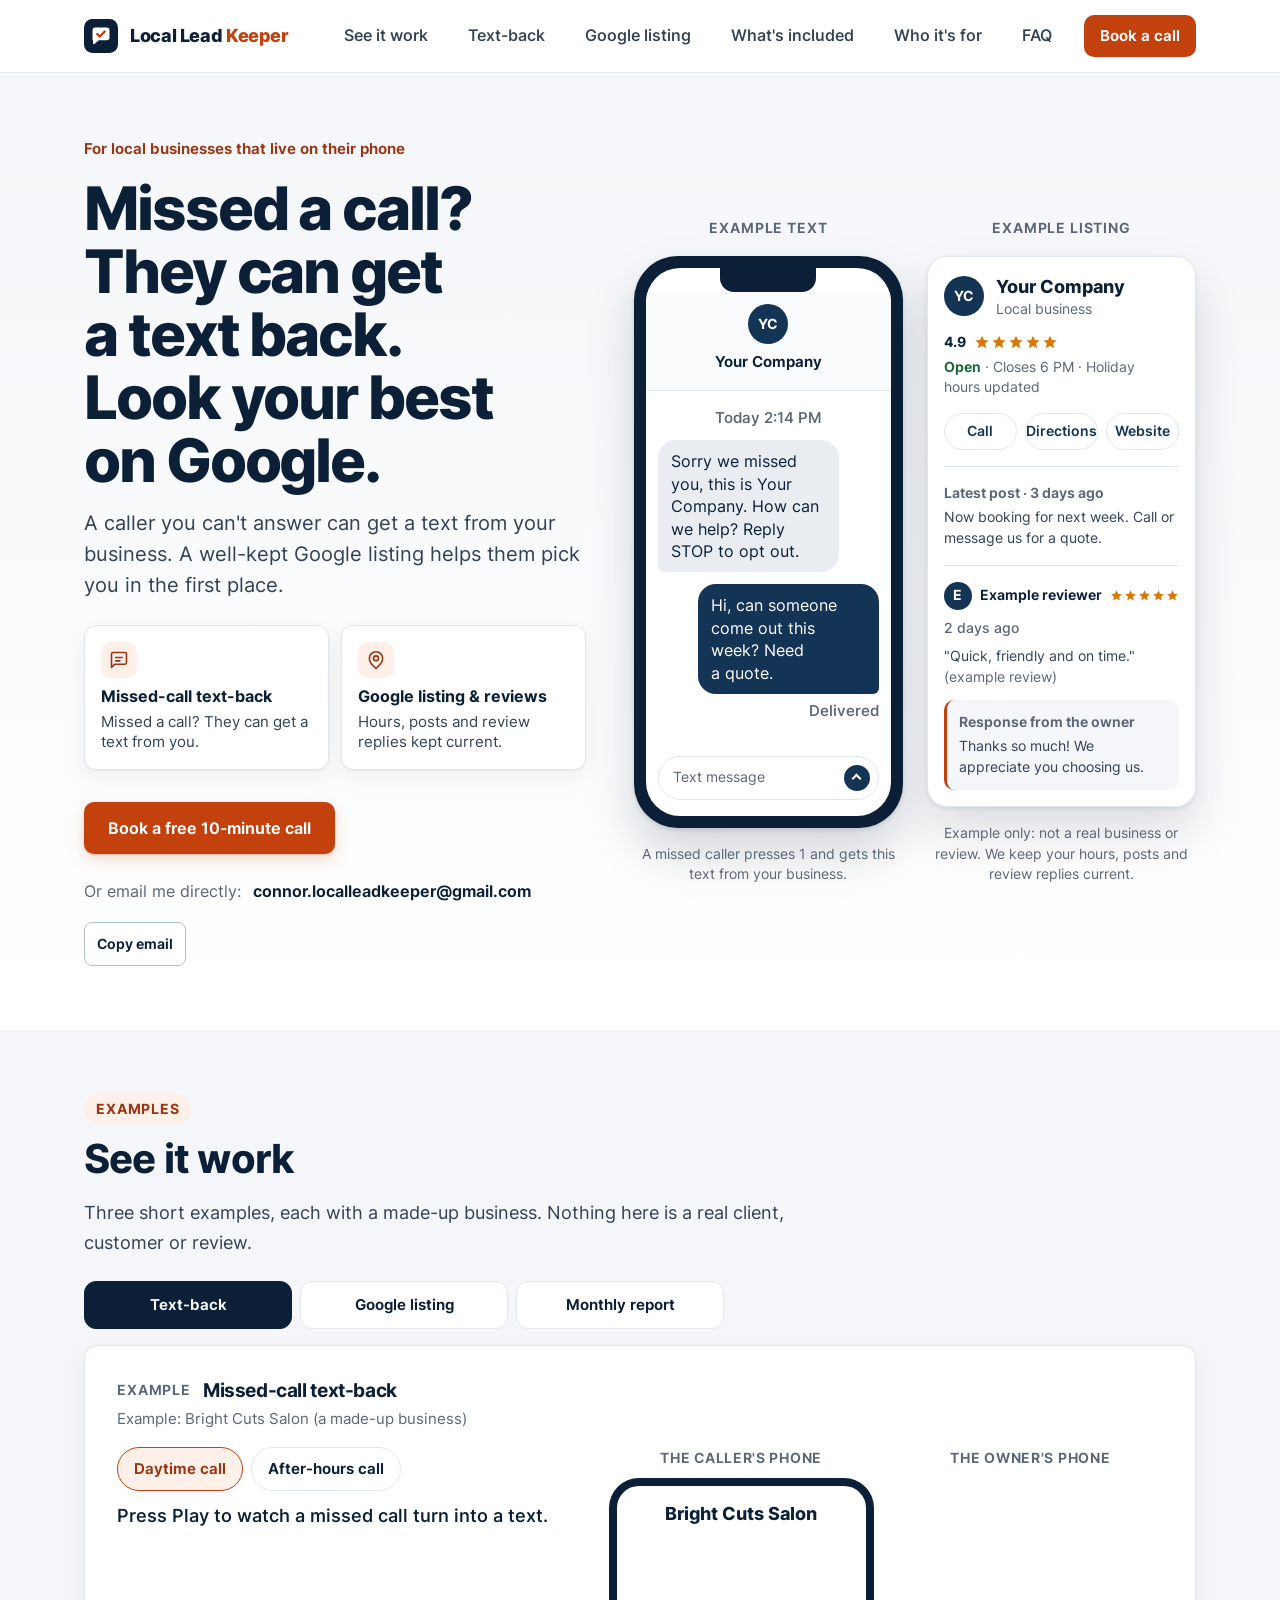
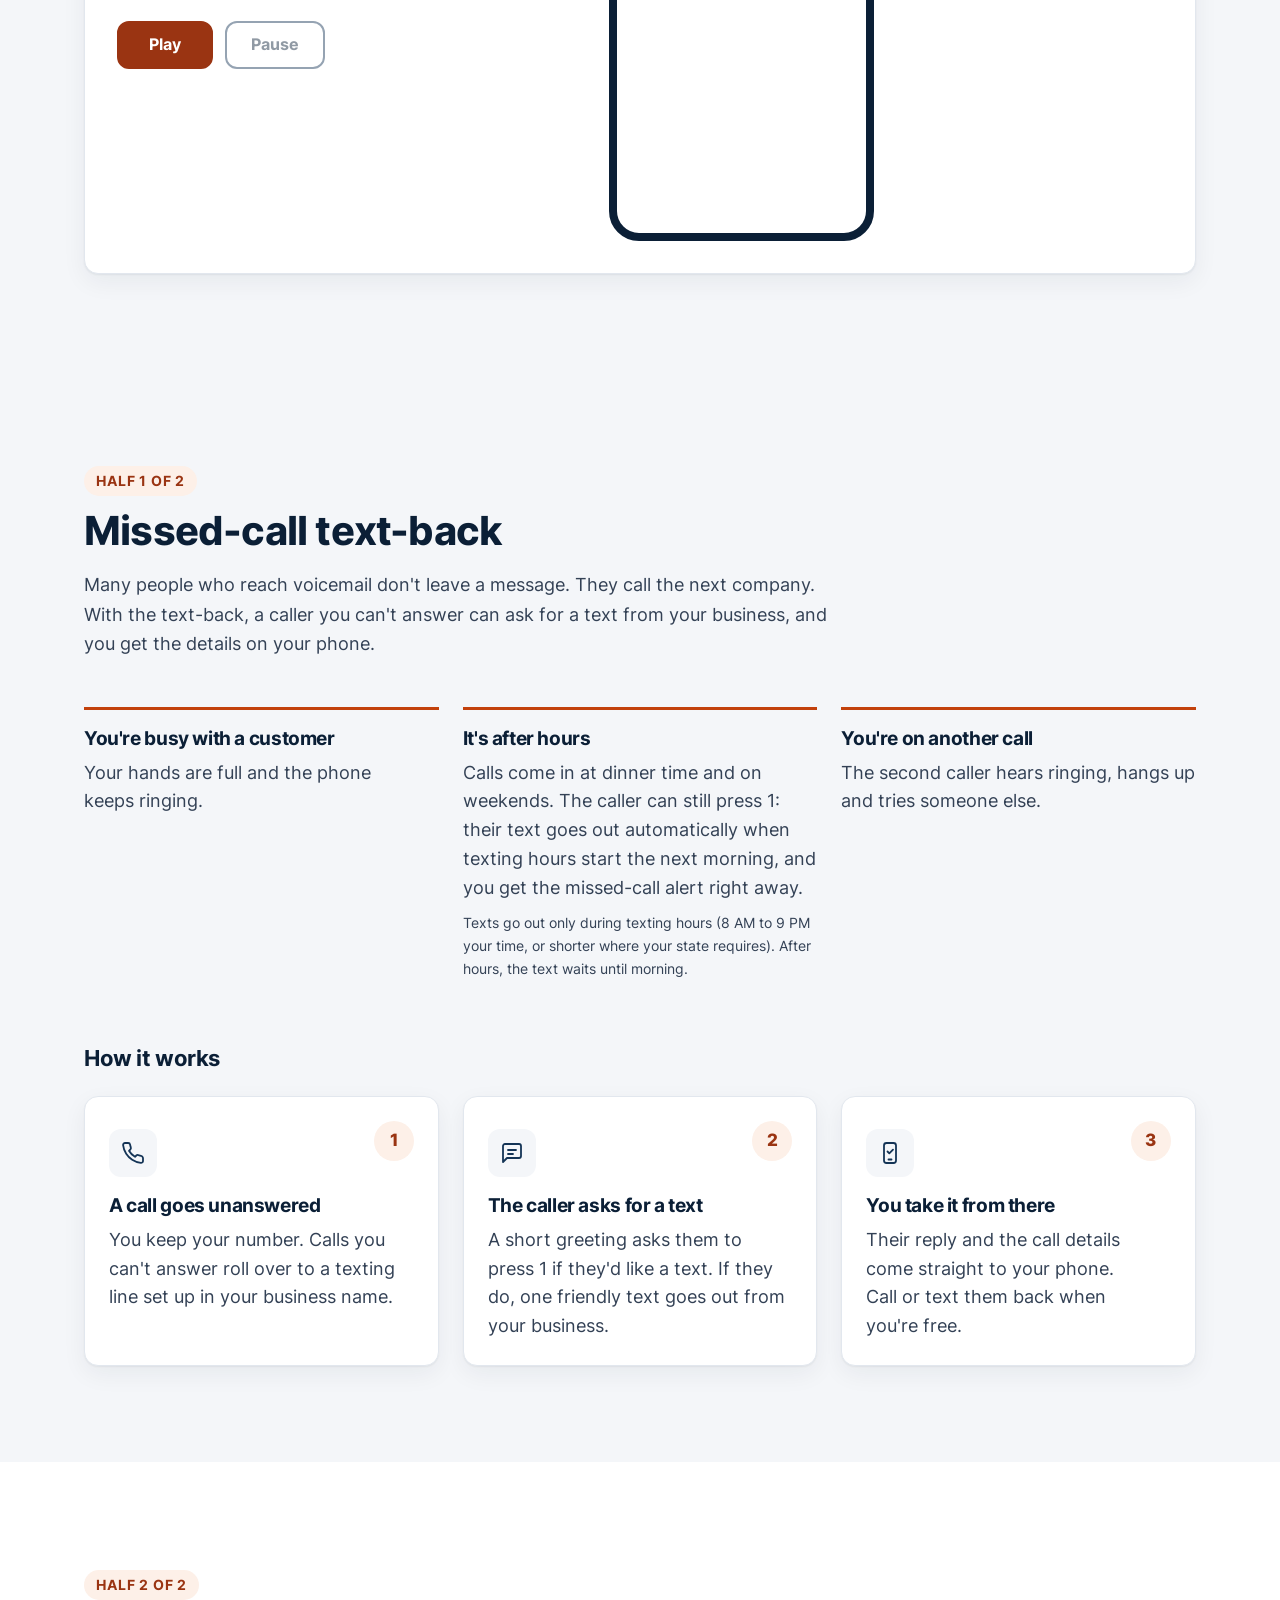
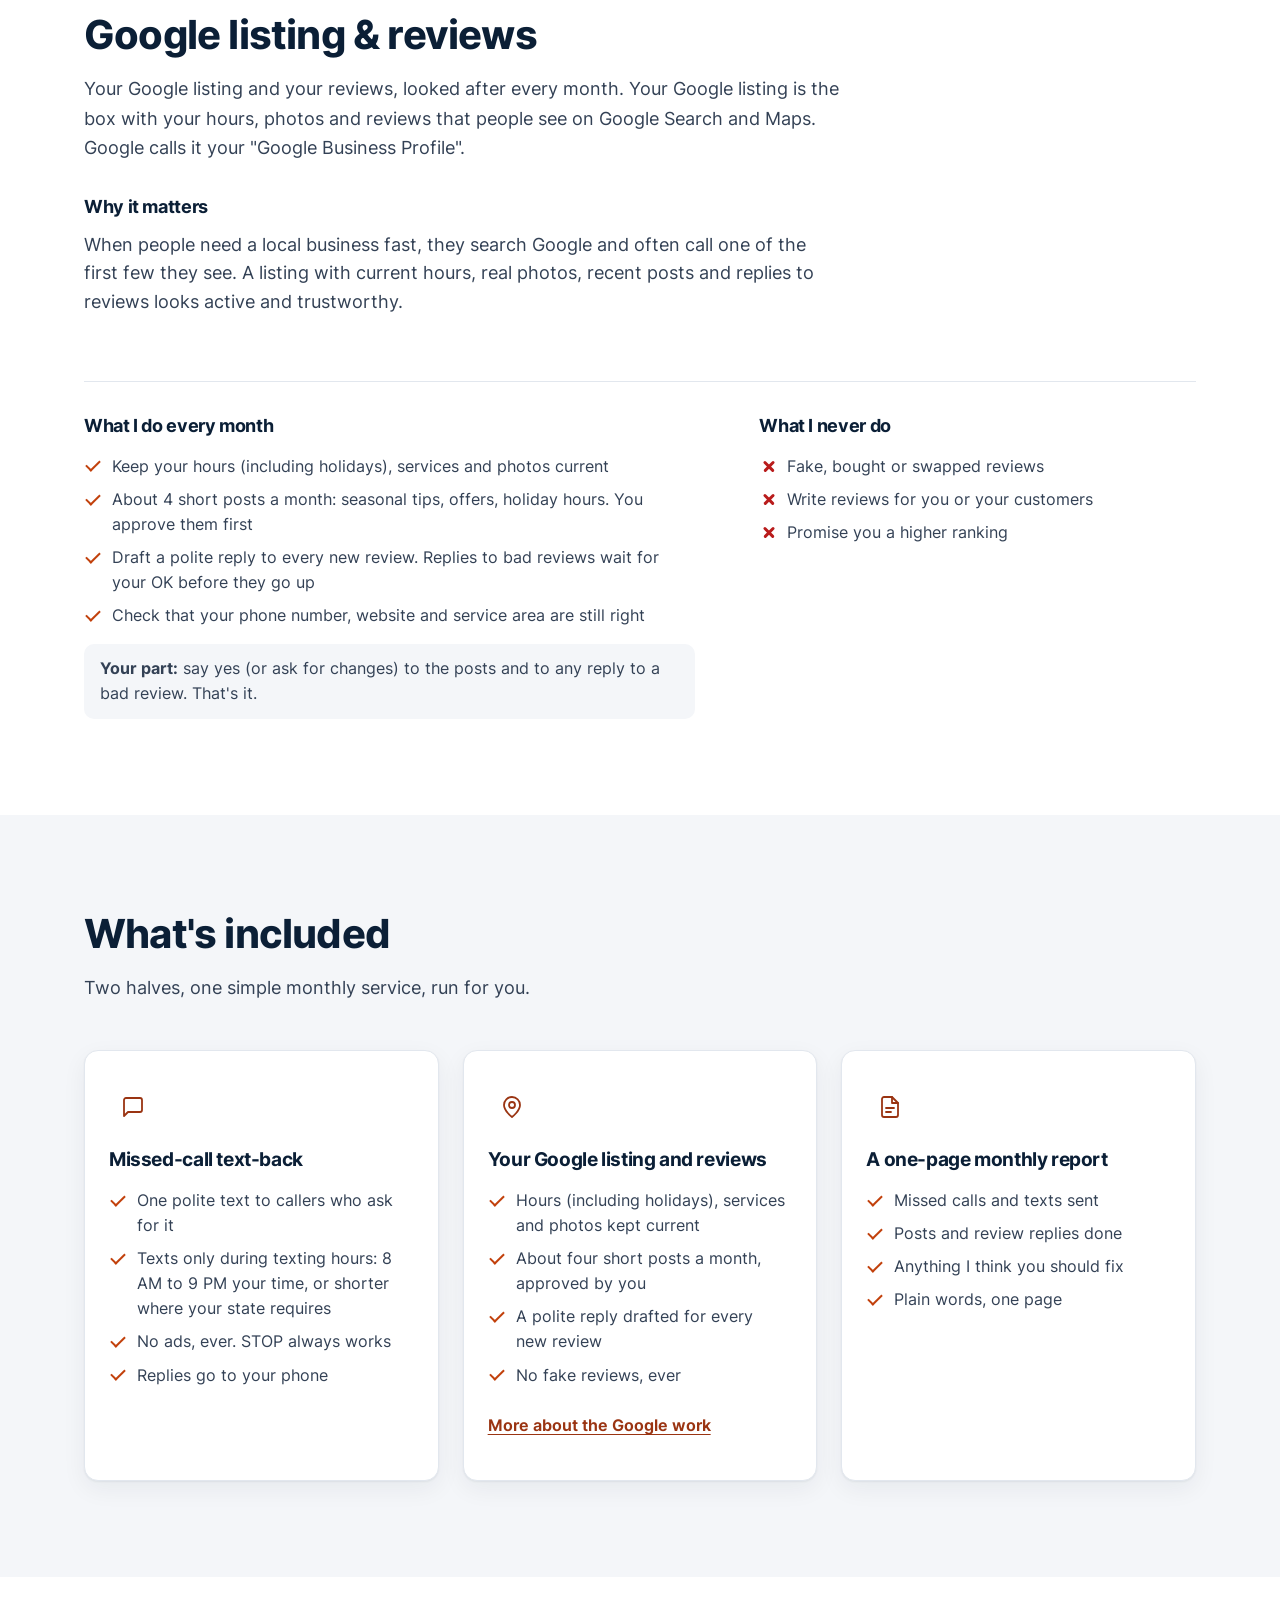
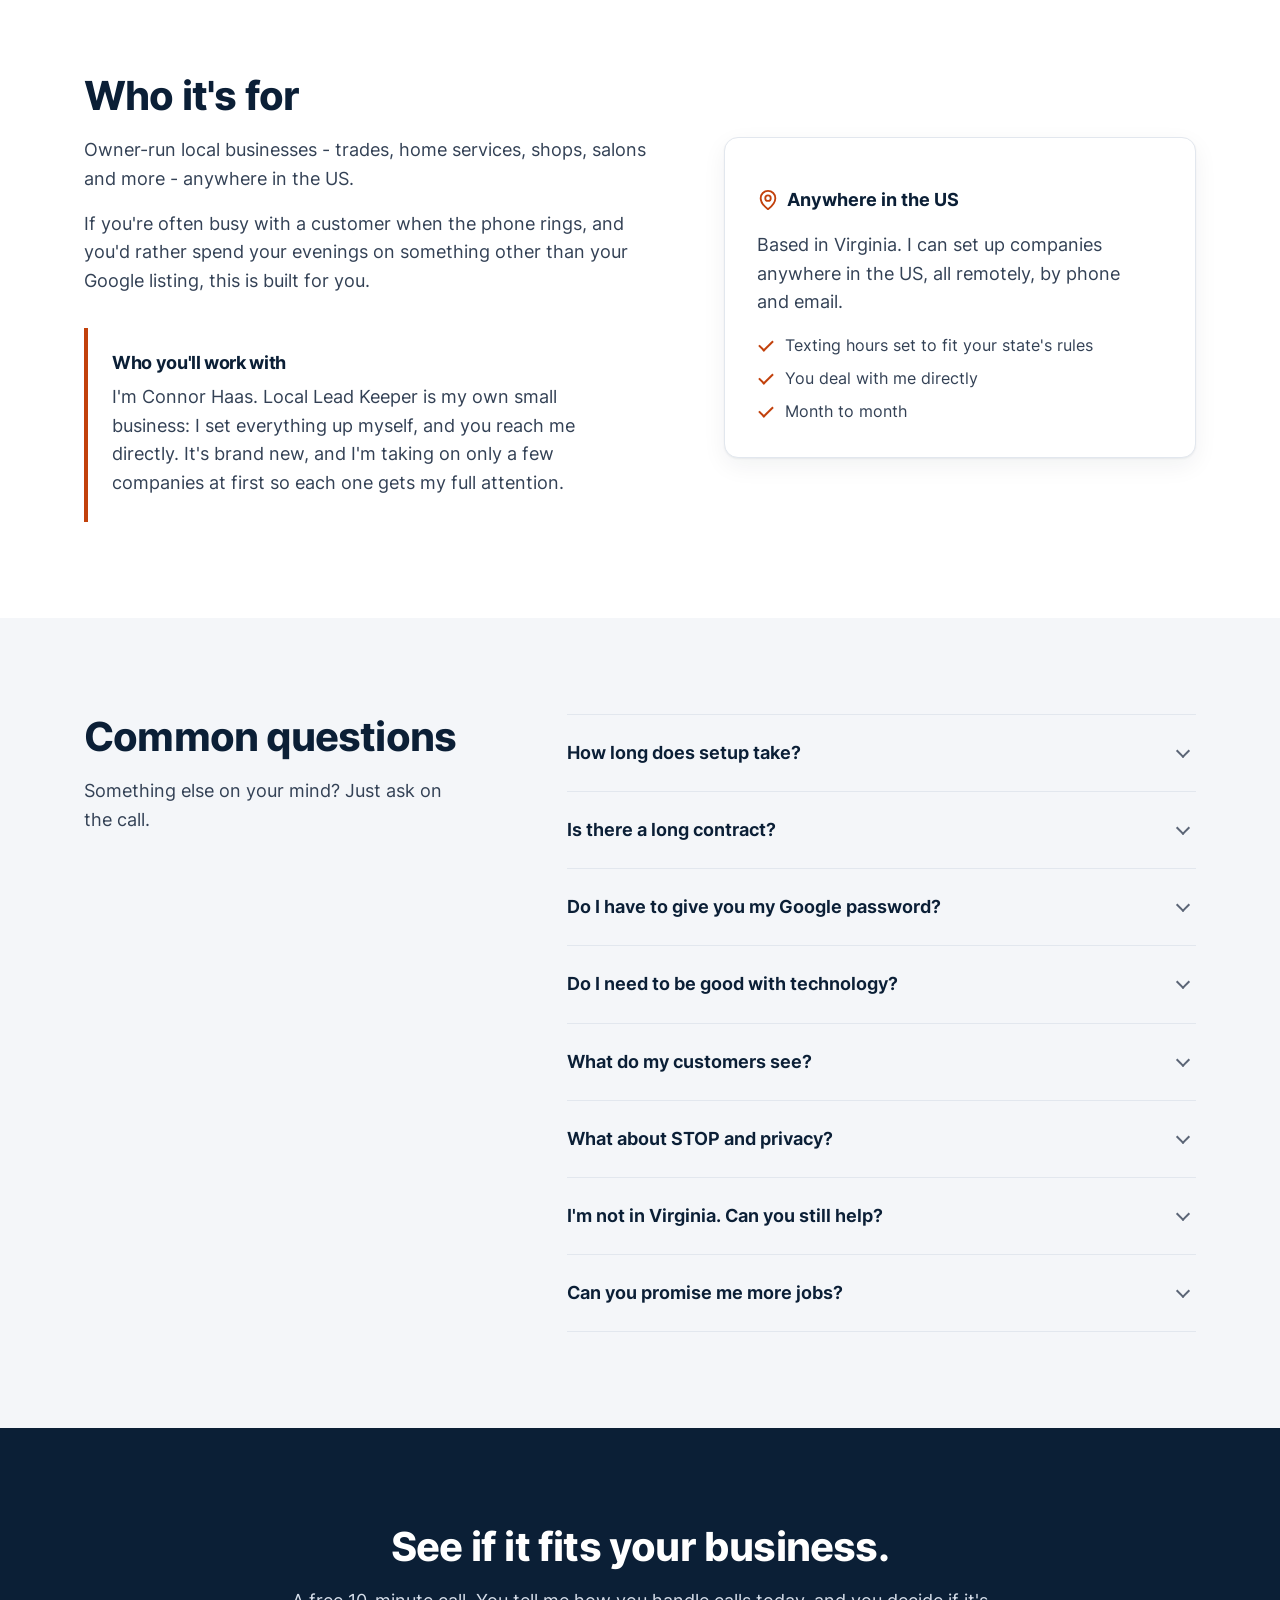
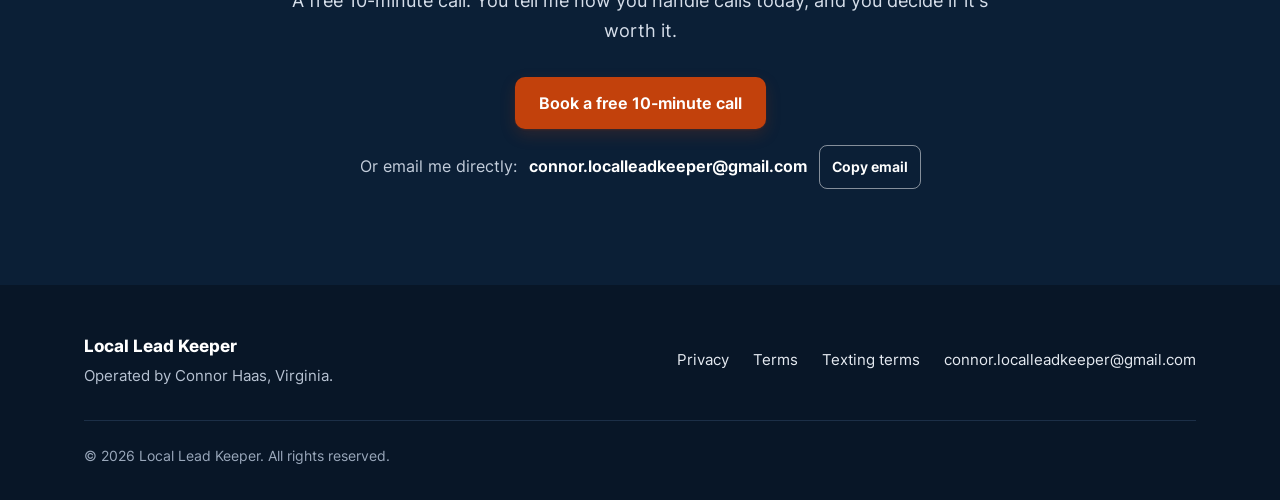
<file: index.html>
<!doctype html>
<html lang="en">
<head>
<meta charset="utf-8">
<meta name="viewport" content="width=device-width, initial-scale=1">
<meta http-equiv="Content-Security-Policy" content="default-src 'none'; script-src 'self'; style-src 'self'; img-src 'self'; font-src 'self'; manifest-src 'self'; base-uri 'none'; form-action 'none'; require-trusted-types-for 'script'">
<meta name="referrer" content="no-referrer">
<title>Local Lead Keeper | Text back the calls you miss + Google listing care</title>
<meta name="description" content="Missed-call text-back plus monthly upkeep of your Google listing and reviews, for owner-run local businesses across the US. Based in Virginia.">
<link rel="canonical" href="https://local-lead-keeper.github.io/">
<meta property="og:type" content="website">
<meta property="og:site_name" content="Local Lead Keeper">
<meta property="og:title" content="Local Lead Keeper | Text back the calls you miss + Google listing care">
<meta property="og:description" content="Missed-call text-back plus monthly upkeep of your Google listing and reviews, for owner-run local businesses across the US.">
<meta property="og:url" content="https://local-lead-keeper.github.io/">
<meta property="og:image" content="https://local-lead-keeper.github.io/assets/img/og.png">
<meta property="og:image:width" content="1200">
<meta property="og:image:height" content="630">
<meta property="og:image:alt" content="Local Lead Keeper: Missed a call? They can get a text back. Look your best on Google.">
<meta name="twitter:card" content="summary_large_image">
<meta name="theme-color" content="#0b1f36">
<link rel="icon" href="assets/img/favicon.svg" type="image/svg+xml">
<link rel="icon" href="assets/img/favicon-32.png" type="image/png" sizes="32x32">
<link rel="apple-touch-icon" href="assets/img/apple-touch-icon.png">
<link rel="preload" href="assets/fonts/inter-var.woff2" as="font" type="font/woff2" crossorigin>
<link rel="stylesheet" href="assets/css/site.css">
<script src="assets/js/site.js" defer></script>
<script src="assets/js/demos.js" defer></script>
<script type="application/ld+json">
{
  "@context": "https://schema.org",
  "@type": "ProfessionalService",
  "name": "Local Lead Keeper",
  "url": "https://local-lead-keeper.github.io/",
  "email": "connor.localleadkeeper@gmail.com",
  "description": "Missed-call text-back plus monthly upkeep of your Google listing and reviews, for owner-run local businesses across the US.",
  "image": "https://local-lead-keeper.github.io/assets/img/og.png",
  "logo": "https://local-lead-keeper.github.io/assets/img/apple-touch-icon.png",
  "founder": {
    "@type": "Person",
    "name": "Connor Haas"
  },
  "address": {
    "@type": "PostalAddress",
    "addressRegion": "VA",
    "addressCountry": "US"
  },
  "areaServed": {
    "@type": "Country",
    "name": "United States"
  }
}
</script>
</head>
<body>
<a class="skip" href="#main">Skip to content</a>

<header class="site-header">
  <div class="wrap header-row">
    <a class="brand" href="./" aria-label="Local Lead Keeper, home">
      <svg class="brand-mark" viewBox="0 0 32 32" aria-hidden="true"><rect width="32" height="32" rx="8" fill="#0b1f36"/><path d="M8 10.5a2.5 2.5 0 0 1 2.5-2.5h11a2.5 2.5 0 0 1 2.5 2.5v7a2.5 2.5 0 0 1-2.5 2.5H14l-4.2 3.6c-.5.4-1.3.1-1.3-.6V20.4A2.5 2.5 0 0 1 8 18z" fill="#ffffff"/><path d="M12.5 14.2l2.3 2.3 4.7-4.7" fill="none" stroke="#c2410c" stroke-width="2.2" stroke-linecap="round" stroke-linejoin="round"/></svg>
      <span class="brand-name">Local Lead <span>Keeper</span></span>
    </a>
    <nav class="nav" id="site-nav" aria-label="Main">
      <a href="#see-it-work">See it work</a>
      <a href="#textback">Text-back</a>
      <a href="#google">Google listing</a>
      <a href="#included">What's included</a>
      <a href="#who">Who it's for</a>
      <a href="#faq">FAQ</a>
    </nav>
    <div class="header-actions">
      <div class="book">
        <a class="btn btn-sm book-toggle" href="mailto:connor.localleadkeeper@gmail.com?subject=10-minute%20call%20about%20Local%20Lead%20Keeper" data-book="book-menu-top">Book a call</a>
        <div class="book-menu" id="book-menu-top" hidden>
          <p class="book-title">Email me to book the call:</p>
          <a class="book-item" href="https://mail.google.com/mail/?view=cm&amp;to=connor.localleadkeeper@gmail.com&amp;su=10-minute%20call%20about%20Local%20Lead%20Keeper" target="_blank" rel="noopener noreferrer">Open in Gmail</a>
          <a class="book-item" href="https://outlook.live.com/mail/0/deeplink/compose?to=connor.localleadkeeper@gmail.com&amp;subject=10-minute%20call%20about%20Local%20Lead%20Keeper" target="_blank" rel="noopener noreferrer">Open in Outlook</a>
          <a class="book-item" href="mailto:connor.localleadkeeper@gmail.com?subject=10-minute%20call%20about%20Local%20Lead%20Keeper">Use my mail app</a>
          <button class="book-item book-copy" type="button" data-copy="connor.localleadkeeper@gmail.com">Copy email</button>
          <span class="book-status" role="status" aria-live="polite"></span>
          <!-- Future: a "Pick a time" link to a booking page goes here. Not created yet. -->
        </div>
      </div>
      <button class="menu-btn" type="button" aria-controls="site-nav" aria-expanded="false" aria-label="Open menu">
        <svg viewBox="0 0 24 24" aria-hidden="true"><path class="i-open" d="M4 7h16M4 12h16M4 17h16"/><path class="i-close" d="M6 6l12 12M18 6L6 18"/></svg>
      </button>
    </div>
  </div>
</header>

<main id="main">

<section class="hero">
  <div class="wrap hero-grid">
    <div class="hero-copy">
      <p class="eyebrow">For local businesses that live on their phone</p>
      <h1>Missed a call? They can get a text back. Look your best on Google.</h1>
      <p class="lead">A caller you can't answer can get a text from your business. A well-kept Google listing helps them pick you in the first place.</p>
      <div class="halves">
        <a class="half" href="#textback">
          <span class="half-icon"><svg viewBox="0 0 24 24" aria-hidden="true"><path d="M21 15a2 2 0 0 1-2 2H7l-4 4V5a2 2 0 0 1 2-2h14a2 2 0 0 1 2 2z"/><path d="M8 9h8M8 13h5"/></svg></span>
          <span class="half-name">Missed-call text-back</span>
          <span class="half-line">Missed a call? They can get a text from you.</span>
        </a>
        <a class="half" href="#google">
          <span class="half-icon"><svg viewBox="0 0 24 24" aria-hidden="true"><path d="M20 10c0 6-8 12-8 12s-8-6-8-12a8 8 0 0 1 16 0z"/><circle cx="12" cy="10" r="3"/></svg></span>
          <span class="half-name">Google listing &amp; reviews</span>
          <span class="half-line">Hours, posts and review replies kept current.</span>
        </a>
      </div>
      <div class="cta-row">
        <div class="book">
        <a class="btn book-toggle" href="mailto:connor.localleadkeeper@gmail.com?subject=10-minute%20call%20about%20Local%20Lead%20Keeper" data-book="book-menu-hero">Book a free 10-minute call</a>
        <div class="book-menu" id="book-menu-hero" hidden>
          <p class="book-title">Email me to book the call:</p>
          <a class="book-item" href="https://mail.google.com/mail/?view=cm&amp;to=connor.localleadkeeper@gmail.com&amp;su=10-minute%20call%20about%20Local%20Lead%20Keeper" target="_blank" rel="noopener noreferrer">Open in Gmail</a>
          <a class="book-item" href="https://outlook.live.com/mail/0/deeplink/compose?to=connor.localleadkeeper@gmail.com&amp;subject=10-minute%20call%20about%20Local%20Lead%20Keeper" target="_blank" rel="noopener noreferrer">Open in Outlook</a>
          <a class="book-item" href="mailto:connor.localleadkeeper@gmail.com?subject=10-minute%20call%20about%20Local%20Lead%20Keeper">Use my mail app</a>
          <button class="book-item book-copy" type="button" data-copy="connor.localleadkeeper@gmail.com">Copy email</button>
          <span class="book-status" role="status" aria-live="polite"></span>
          <!-- Future: a "Pick a time" link to a booking page goes here. Not created yet. -->
        </div>
      </div>
        <!-- phone button, off for now: <a class="btn btn-ghost" href="tel:+1NUMBER">Call or text NUMBER</a> -->
      </div>
      <div class="email-box">
        <span class="email-label">Or email me directly:</span>
        <a class="email-addr" href="mailto:connor.localleadkeeper@gmail.com">connor.localleadkeeper@gmail.com</a>
        <button class="copy-btn" type="button" data-copy="connor.localleadkeeper@gmail.com" hidden>Copy email</button>
        <span class="copy-status" role="status" aria-live="polite"></span>
      </div>
    </div>

    <div class="hero-mocks">
      <figure class="phone-fig">
      <span class="example-tag">Example text</span>
      <div class="phone" role="img" aria-label="Example: a caller's phone shows a text from Your Company that says: Sorry we missed you, this is Your Company. How can we help? Reply STOP to opt out. The caller replies: Hi, can someone come out this week? Need a quote.">
        <div class="phone-screen" aria-hidden="true">
          <div class="phone-notch"></div>
          <div class="phone-top">
            <span class="avatar">YC</span>
            <span class="contact">Your Company</span>
          </div>
          <div class="phone-msgs">
            <p class="meta">Today 2:14 PM</p>
            <p class="bubble in">Sorry we missed you, this is Your Company. How can we help? Reply STOP to opt out.</p>
            <p class="bubble out">Hi, can someone come out this week? Need a quote.</p>
            <p class="meta right">Delivered</p>
          </div>
          <div class="phone-input"><span>Text message</span><i></i></div>
        </div>
      </div>
      <figcaption>A missed caller presses&nbsp;1 and gets this text from your business.</figcaption>
    </figure>
      <figure class="listing-fig">
      <span class="example-tag">Example listing</span>
      <div class="listing" role="img" aria-label="Example of a Google listing for Your Company, a local business rated 4.9 stars, open until 6 PM with holiday hours updated. Latest post: now booking for next week. A five-star example review from Example reviewer says: Quick, friendly and on time. The owner replied: Thanks so much! We appreciate you choosing us.">
        <div class="listing-in" aria-hidden="true">
          <div class="l-head">
            <span class="avatar">YC</span>
            <div>
              <p class="l-name">Your Company</p>
              <p class="l-cat">Local business</p>
            </div>
          </div>
          <p class="l-rating"><span class="l-score">4.9</span><span class="stars"><svg viewBox="0 0 24 24"><path d="M12 2.5l2.9 6.4 7 .7-5.3 4.7 1.6 6.9L12 17.6l-6.2 3.6 1.6-6.9L2.1 9.6l7-.7z"/></svg><svg viewBox="0 0 24 24"><path d="M12 2.5l2.9 6.4 7 .7-5.3 4.7 1.6 6.9L12 17.6l-6.2 3.6 1.6-6.9L2.1 9.6l7-.7z"/></svg><svg viewBox="0 0 24 24"><path d="M12 2.5l2.9 6.4 7 .7-5.3 4.7 1.6 6.9L12 17.6l-6.2 3.6 1.6-6.9L2.1 9.6l7-.7z"/></svg><svg viewBox="0 0 24 24"><path d="M12 2.5l2.9 6.4 7 .7-5.3 4.7 1.6 6.9L12 17.6l-6.2 3.6 1.6-6.9L2.1 9.6l7-.7z"/></svg><svg viewBox="0 0 24 24"><path d="M12 2.5l2.9 6.4 7 .7-5.3 4.7 1.6 6.9L12 17.6l-6.2 3.6 1.6-6.9L2.1 9.6l7-.7z"/></svg></span></p>
          <p class="l-hours"><span class="l-open">Open</span> &middot; Closes 6 PM &middot; Holiday hours updated</p>
          <div class="l-actions"><span>Call</span><span>Directions</span><span>Website</span></div>
          <div class="l-post">
            <p class="l-label">Latest post &middot; 3 days ago</p>
            <p>Now booking for next week. Call or message us for a quote.</p>
          </div>
          <div class="l-review">
            <p class="l-who"><span class="avatar sm">E</span><span>Example reviewer</span><span class="stars"><svg viewBox="0 0 24 24"><path d="M12 2.5l2.9 6.4 7 .7-5.3 4.7 1.6 6.9L12 17.6l-6.2 3.6 1.6-6.9L2.1 9.6l7-.7z"/></svg><svg viewBox="0 0 24 24"><path d="M12 2.5l2.9 6.4 7 .7-5.3 4.7 1.6 6.9L12 17.6l-6.2 3.6 1.6-6.9L2.1 9.6l7-.7z"/></svg><svg viewBox="0 0 24 24"><path d="M12 2.5l2.9 6.4 7 .7-5.3 4.7 1.6 6.9L12 17.6l-6.2 3.6 1.6-6.9L2.1 9.6l7-.7z"/></svg><svg viewBox="0 0 24 24"><path d="M12 2.5l2.9 6.4 7 .7-5.3 4.7 1.6 6.9L12 17.6l-6.2 3.6 1.6-6.9L2.1 9.6l7-.7z"/></svg><svg viewBox="0 0 24 24"><path d="M12 2.5l2.9 6.4 7 .7-5.3 4.7 1.6 6.9L12 17.6l-6.2 3.6 1.6-6.9L2.1 9.6l7-.7z"/></svg></span><span class="l-when">2 days ago</span></p>
            <p>"Quick, friendly and on time." <span class="l-ex">(example review)</span></p>
            <div class="l-reply">
              <p class="l-label">Response from the owner</p>
              <p>Thanks so much! We appreciate you choosing us.</p>
            </div>
          </div>
        </div>
      </div>
      <figcaption>Example only: not a real business or review. We keep your hours, posts and review replies current.</figcaption>
    </figure>
    </div>
  </div>
</section>

<section class="section soft demos" id="see-it-work" aria-labelledby="demos-h">
  <div class="wrap">
    <div class="narrow-head">
      <p class="half-tag">Examples</p>
      <h2 id="demos-h">See it work</h2>
      <p class="section-lead">Three short examples, each with a made-up business. Nothing here is a real client, customer or review.</p>
    </div>
    <div class="demo-tabs" role="tablist" aria-label="Pick an example">
      <button class="demo-tab" type="button" role="tab" id="tab-a" aria-controls="demo-a" aria-selected="true">Text-back</button>
      <button class="demo-tab" type="button" role="tab" id="tab-b" aria-controls="demo-b" aria-selected="false" tabindex="-1">Google listing</button>
      <button class="demo-tab" type="button" role="tab" id="tab-c" aria-controls="demo-c" aria-selected="false" tabindex="-1">Monthly report</button>
    </div>

    <!-- A: missed-call text-back -->
    <div class="demo" id="demo-a" role="tabpanel" aria-labelledby="tab-a" data-demo>
      <header class="demo-head">
        <span class="example-tag">Example</span>
        <h3>Missed-call text-back</h3>
        <p class="demo-biz">Example: Bright Cuts Salon (a made-up business)</p>
      </header>
      <div class="demo-body">
        <div class="demo-side">
          <div class="variants" role="group" aria-label="Which call to watch">
            <button class="variant" type="button" data-variant="day" aria-pressed="true">Daytime call</button>
            <button class="variant" type="button" data-variant="night" aria-pressed="false">After-hours call</button>
          </div>
          <p class="demo-cap" role="status" aria-live="polite" data-intro="Press Play to watch a missed call turn into a text."></p>
          <div class="demo-controls">
            <button class="dbtn dbtn-play" type="button">Play</button>
            <button class="dbtn dbtn-pause" type="button" disabled>Pause</button>
          </div>
          <ol class="demo-steps" data-for="day">
            <li data-ms="2600">A customer calls Bright Cuts Salon (an example). Everyone is busy, so the phone rings.</li>
            <li data-ms="2200">Nobody answers. The call rolls over to the texting line.</li>
            <li data-ms="4800">The caller hears a short greeting that asks them to press 1 if they would like a text.</li>
            <li data-ms="2200">The caller presses 1.</li>
            <li data-ms="3200">One text goes out from the business, right away, in the business name.</li>
            <li data-ms="3000">The owner gets a missed-call alert on their phone.</li>
            <li data-ms="2800">The customer replies with what they need.</li>
            <li data-ms="3600">The reply goes to the owner's phone too. The owner calls or texts back when free. STOP always works.</li>
          </ol>
          <ol class="demo-steps" data-for="night" hidden>
            <li data-ms="2600">It is 10:32 PM and the salon is closed. A customer calls anyway.</li>
            <li data-ms="2200">Nobody answers. The call rolls over to the texting line.</li>
            <li data-ms="5000">The greeting says the text will come after 8 AM, when texting hours start, and asks the caller to press 1.</li>
            <li data-ms="3000">The caller presses 1 and hears: "We will text you at this number after 8 AM."</li>
            <li data-ms="3200">The owner gets the missed-call alert right away. The text is waiting for 8:00 AM.</li>
            <li data-ms="3200">Next morning at 8:00 AM, texting hours start and the one text goes out. No late-night text.</li>
            <li data-ms="2800">The customer replies.</li>
            <li data-ms="3600">The reply goes to the owner's phone. STOP always works.</li>
          </ol>
        </div>
        <div class="stage" aria-hidden="true">
          <div class="scene" data-scene="day">
            <div class="tb">
              <div class="mini-phone">
                <p class="mp-label">The caller's phone</p>
                <div class="mp-screen">
                  <div class="pane pane-call" data-until="5">
                    <p class="call-who">Bright Cuts Salon</p>
                    <div class="call-state">
                      <p class="call-line ringing" data-at="1" data-until="2">Ringing...</p>
                      <p class="call-line" data-at="2" data-until="3">No answer</p>
                      <p class="call-line" data-at="3">Recorded greeting</p>
                    </div>
                    <p class="greet" data-at="3">Thanks for calling Bright Cuts Salon. Sorry we missed your call. To get one text from us at this number about your call, press 1 now. Message and data rates may apply. You can reply STOP to opt out or HELP for help. Or stay on the line to leave a message.</p>
                    <p class="keypress" data-at="4"><span>1</span> The caller presses 1</p>
                  </div>
                  <div class="pane pane-thread" data-at="5">
                    <p class="meta">Today 2:14 PM</p>
                    <p class="bubble in">Sorry we missed you, this is Bright Cuts Salon. How can we help? Reply STOP to opt out.</p>
                    <p class="bubble out" data-at="7">Hi, do you have any openings Saturday morning?</p>
                    <p class="meta right" data-at="7">Delivered</p>
                  </div>
                </div>
              </div>
              <div class="owner">
                <p class="mp-label">The owner's phone</p>
                <div class="alert" data-at="6"><p class="alert-t">Text message</p><p>Bright Cuts Salon: missed call from (757) 555-0123 at 2:14 PM. Voicemail: none. We texted them.</p></div>
                <div class="alert" data-at="8"><p class="alert-t">Text message</p><p>Bright Cuts Salon: text from (757) 555-0123 (their words): "Hi, do you have any openings Saturday morning?"</p></div>
              </div>
            </div>
          </div>
          <div class="scene" data-scene="night" hidden>
            <div class="tb">
              <div class="mini-phone">
                <p class="mp-label">The caller's phone</p>
                <div class="mp-screen">
                  <div class="pane pane-call" data-until="6">
                    <p class="call-who">Bright Cuts Salon</p>
                    <div class="call-state">
                      <p class="call-line ringing" data-at="1" data-until="2">Ringing... 10:32 PM</p>
                      <p class="call-line" data-at="2" data-until="3">No answer</p>
                      <p class="call-line" data-at="3">Recorded greeting</p>
                    </div>
                    <p class="greet" data-at="3">Thanks for calling Bright Cuts Salon. Sorry we missed your call. To get one text from us at this number about your call after 8 AM, press 1 now. Message and data rates may apply. You can reply STOP to opt out or HELP for help. Or stay on the line to leave a message.</p>
                    <p class="keypress" data-at="4"><span>1</span> The caller presses 1</p>
                  </div>
                  <div class="pane pane-thread" data-at="6">
                    <p class="meta">Wed 8:00 AM</p>
                    <p class="bubble in">Sorry we missed you, this is Bright Cuts Salon. How can we help? Reply STOP to opt out.</p>
                    <p class="bubble out" data-at="7">Hi, do you have any openings Saturday morning?</p>
                    <p class="meta right" data-at="7">Delivered</p>
                  </div>
                </div>
              </div>
              <div class="owner">
                <p class="mp-label">The owner's phone</p>
                <div class="alert" data-at="5"><p class="alert-t">Text message &middot; 10:32 PM</p><p>Bright Cuts Salon: missed call from (757) 555-0123 at 10:32 PM. Voicemail: none. We will text them at 8:00 AM.</p></div>
                <div class="alert" data-at="8"><p class="alert-t">Text message &middot; 8:03 AM</p><p>Bright Cuts Salon: text from (757) 555-0123 (their words): "Hi, do you have any openings Saturday morning?"</p></div>
              </div>
            </div>
          </div>
        </div>
      </div>
    </div>

    <!-- B: Google listing upkeep -->
    <div class="demo" id="demo-b" role="tabpanel" aria-labelledby="tab-b" data-demo>
      <header class="demo-head">
        <span class="example-tag">Example</span>
        <h3>Google listing upkeep</h3>
        <p class="demo-biz">Example: Ridge Auto Care (a made-up business)</p>
      </header>
      <div class="demo-body">
        <div class="demo-side">
          <p class="demo-cap" role="status" aria-live="polite" data-intro="Press Play to watch a listing get looked after."></p>
          <div class="demo-controls">
            <button class="dbtn dbtn-play" type="button">Play</button>
            <button class="dbtn dbtn-pause" type="button" disabled>Pause</button>
          </div>
          <ol class="demo-steps" data-for="main">
            <li data-ms="3200">Before: this example listing has no holiday hours, an old post, and two reviews nobody has answered.</li>
            <li data-ms="3000">Holiday hours get filled in, so customers know when you're open.</li>
            <li data-ms="3000">A fresh post goes up. You approve posts first.</li>
            <li data-ms="3200">A polite reply goes up under the good review.</li>
            <li data-ms="3600">The bad review gets a drafted reply too. Nothing is posted until you say OK.</li>
            <li data-ms="2400">After: hours right, a recent post, 3 answered, 1 waiting for your OK.</li>
          </ol>
        </div>
        <div class="stage" aria-hidden="true">
          <div class="scene" data-scene="main">
            <div class="listing demo-listing">
              <div class="listing-in">
                <p class="ba-chip"><span class="ba-b" data-until="2">Before</span><span class="ba-w" data-at="2" data-until="6">Updating...</span><span class="ba-a" data-at="6">After</span></p>
                <div class="l-head">
                  <span class="avatar">RA</span>
                  <div><p class="l-name">Example: Ridge Auto Care</p><p class="l-cat">Local business</p></div>
                </div>
                <div class="sw l-hours-sw">
                  <p class="l-hours warn b" data-until="2">Holiday hours: not set</p>
                  <p class="l-hours good a" data-at="2">Holiday hours: Thanksgiving closed &middot; Fri 8 AM to 4 PM</p>
                </div>
                <div class="l-post">
                  <div class="sw">
                    <div class="b" data-until="3"><p class="l-label">Latest post &middot; 4 months ago</p><p>Summer road-trip check-ups.</p></div>
                    <div class="a" data-at="3"><p class="l-label">Latest post &middot; just now</p><p>Winter tire check: book before the first freeze. Call or message us.</p></div>
                  </div>
                </div>
                <div class="l-review">
                  <p class="l-who"><span class="avatar sm">A</span><span>Example reviewer A</span><span class="mstars">5 stars</span></p>
                  <p>"Quick, honest and fair on price." <span class="l-ex">(example review)</span></p>
                  <div class="sw">
                    <p class="noreply b" data-until="4">No reply yet</p>
                    <div class="l-reply a" data-at="4"><p class="l-label">Response from the owner</p><p>Thanks for stopping in! We're glad it was quick and easy.</p></div>
                  </div>
                </div>
                <div class="l-review">
                  <p class="l-who"><span class="avatar sm">B</span><span>Example reviewer B</span><span class="mstars">2 stars</span></p>
                  <p>"Waited longer than I was told." <span class="l-ex">(example review)</span></p>
                  <div class="sw">
                    <p class="noreply b" data-until="5">No reply yet</p>
                    <div class="l-reply draft a" data-at="5"><p class="l-label">Draft reply: waiting for your OK</p><p>We're sorry about the wait and would like to make it right. Please call us.</p></div>
                  </div>
                </div>
              </div>
            </div>
          </div>
        </div>
      </div>
    </div>

    <!-- C: monthly report -->
    <div class="demo" id="demo-c" role="tabpanel" aria-labelledby="tab-c" data-demo>
      <header class="demo-head">
        <span class="example-tag">Example</span>
        <h3>The one-page monthly report</h3>
        <p class="demo-biz">Example: Harbor Home Services (a made-up business)</p>
      </header>
      <div class="demo-body">
        <div class="demo-side">
          <p class="demo-cap" role="status" aria-live="polite" data-intro="Press Play to watch a report fill in."></p>
          <div class="demo-controls">
            <button class="dbtn dbtn-play" type="button">Play</button>
            <button class="dbtn dbtn-pause" type="button" disabled>Pause</button>
          </div>
          <ol class="demo-steps" data-for="main">
            <li data-ms="2600">Each month you get one page, in plain words. This is an example for a made-up business.</li>
            <li data-ms="2800">Missed calls: how many came in while nobody could answer.</li>
            <li data-ms="3000">Texts sent to callers who asked for one, and how many replied.</li>
            <li data-ms="3200">Google posts done and reviews answered, including the reply that waited for the owner's OK.</li>
            <li data-ms="3600">And what I would fix next month.</li>
          </ol>
          <p class="demo-more"><a class="demo-more-link" href="assets/sample-monthly-report.pdf">See a full one-page sample report for another made-up business (PDF)</a></p>
        </div>
        <div class="stage" aria-hidden="true">
          <div class="scene" data-scene="main">
            <div class="paper">
              <p class="paper-tag">Example numbers: not a real client, not a promise of results</p>
              <p class="paper-title">Example: Harbor Home Services</p>
              <p class="paper-sub">Monthly report &middot; October</p>
              <div class="mgrid">
                <div class="m"><p class="m-l">Missed calls</p><div class="sw"><p class="m-n b" data-until="2">-</p><p class="m-n a" data-at="2">18</p></div></div>
                <div class="m"><p class="m-l">Texts sent</p><div class="sw"><p class="m-n b" data-until="3">-</p><p class="m-n a" data-at="3">11</p></div></div>
                <div class="m"><p class="m-l">Customers who replied</p><div class="sw"><p class="m-n b" data-until="3">-</p><p class="m-n a" data-at="3">6</p></div></div>
                <div class="m"><p class="m-l">Google posts done</p><div class="sw"><p class="m-n b" data-until="4">-</p><p class="m-n a" data-at="4">4</p></div></div>
                <div class="m"><p class="m-l">Reviews answered</p><div class="sw"><p class="m-n b" data-until="4">-</p><p class="m-n a" data-at="4">5</p></div></div>
              </div>
              <div class="fix">
                <p class="m-l">What I'd fix next month</p>
                <div class="sw">
                  <p class="b" data-until="5">...</p>
                  <ul class="a" data-at="5"><li>Add your Saturday hours to Google. Two callers asked for them.</li><li>Add 3 photos of recent work to the listing.</li></ul>
                </div>
              </div>
            </div>
          </div>
        </div>
      </div>
    </div>
  </div>
</section>

<section class="section soft half-sec" id="textback">
  <div class="wrap narrow">
    <p class="half-tag">Half 1 of 2</p>
    <h2>Missed-call text-back</h2>
    <p class="section-lead">Many people who reach voicemail don't leave a message. They call the next company. With the text-back, a caller you can't answer can ask for a text from your business, and you get the details on your phone.</p>
  </div>
  <div class="wrap">
    <div class="grid-3">
      <div class="tile">
        <h3>You're busy with a customer</h3>
        <p>Your hands are full and the phone keeps ringing.</p>
      </div>
      <div class="tile">
        <h3>It's after hours</h3>
        <p>Calls come in at dinner time and on weekends. The caller can still press 1: their text goes out automatically when texting hours start the next morning, and you get the missed-call alert right away.</p>
        <p class="tile-note">Texts go out only during texting hours (8 AM to 9 PM your time, or shorter where your state requires). After hours, the text waits until morning.</p>
      </div>
      <div class="tile">
        <h3>You're on another call</h3>
        <p>The second caller hears ringing, hangs up and tries someone else.</p>
      </div>
    </div>
    <h3 class="sub-h">How it works</h3>
    <ol class="steps">
      <li class="step">
        <span class="step-num" aria-hidden="true">1</span>
        <span class="icon"><svg viewBox="0 0 24 24" aria-hidden="true"><path d="M22 16.9v3a2 2 0 0 1-2.2 2 19.8 19.8 0 0 1-8.6-3.1 19.5 19.5 0 0 1-6-6A19.8 19.8 0 0 1 2.1 4.2 2 2 0 0 1 4.1 2h3a2 2 0 0 1 2 1.7c.1.9.4 1.8.7 2.7a2 2 0 0 1-.5 2.1L8 9.8a16 16 0 0 0 6 6l1.3-1.3a2 2 0 0 1 2.1-.4c.9.3 1.8.6 2.7.7a2 2 0 0 1 1.7 2z"/></svg></span>
        <h3>A call goes unanswered</h3>
        <p>You keep your number. Calls you can't answer roll over to a texting line set up in your business name.</p>
      </li>
      <li class="step">
        <span class="step-num" aria-hidden="true">2</span>
        <span class="icon"><svg viewBox="0 0 24 24" aria-hidden="true"><path d="M21 15a2 2 0 0 1-2 2H7l-4 4V5a2 2 0 0 1 2-2h14a2 2 0 0 1 2 2z"/><path d="M8 9h8M8 13h5"/></svg></span>
        <h3>The caller asks for a text</h3>
        <p>A short greeting asks them to press 1 if they'd like a text. If they do, one friendly text goes out from your business.</p>
      </li>
      <li class="step">
        <span class="step-num" aria-hidden="true">3</span>
        <span class="icon"><svg viewBox="0 0 24 24" aria-hidden="true"><rect x="6" y="2" width="12" height="20" rx="2.5"/><path d="M10.5 18.5h3"/><path d="M9.5 10.5l1.8 1.8 3.7-3.7"/></svg></span>
        <h3>You take it from there</h3>
        <p>Their reply and the call details come straight to your phone. Call or text them back when you're free.</p>
      </li>
    </ol>
  </div>
</section>

<section class="section half-sec" id="google">
  <div class="wrap g-grid">
    <div class="g-copy">
      <p class="half-tag">Half 2 of 2</p>
      <h2>Google listing &amp; reviews</h2>
      <p class="section-lead">Your Google listing and your reviews, looked after every month. Your Google listing is the box with your hours, photos and reviews that people see on Google Search and Maps. Google calls it your "Google Business Profile".</p>
      <h3 class="g-h">Why it matters</h3>
      <p>When people need a local business fast, they search Google and often call one of the first few they see. A listing with current hours, real photos, recent posts and replies to reviews looks active and trustworthy.</p>
    </div>

    
    <div class="g-lists">
        <div>
          <h3 class="g-h">What I do every month</h3>
          <ul class="ticks">
            <li>Keep your hours (including holidays), services and photos current</li>
            <li>About 4 short posts a month: seasonal tips, offers, holiday hours. You approve them first</li>
            <li>Draft a polite reply to every new review. Replies to bad reviews wait for your OK before they go up</li>
            <li>Check that your phone number, website and service area are still right</li>
          </ul>
          <p class="your-part"><strong>Your part:</strong> say yes (or ask for changes) to the posts and to any reply to a bad review. That's it.</p>
        </div>
        <div>
          <h3 class="g-h">What I never do</h3>
          <ul class="crosses">
            <li>Fake, bought or swapped reviews</li>
            <li>Write reviews for you or your customers</li>
            <li>Promise you a higher ranking</li>
          </ul>
        </div>
    </div>
  </div>
</section>

<section class="section soft" id="included">
  <div class="wrap narrow">
    <h2>What's included</h2>
    <p class="section-lead">Two halves, one simple monthly service, run for you.</p>
  </div>
  <div class="wrap">
    <div class="grid-3">
      <div class="card">
        <span class="icon icon-accent"><svg viewBox="0 0 24 24" aria-hidden="true"><path d="M21 15a2 2 0 0 1-2 2H7l-4 4V5a2 2 0 0 1 2-2h14a2 2 0 0 1 2 2z"/></svg></span>
        <h3>Missed-call text-back</h3>
        <ul class="ticks">
          <li>One polite text to callers who ask for it</li>
          <li>Texts only during texting hours: 8 AM to 9 PM your time, or shorter where your state requires</li>
          <li>No ads, ever. STOP always works</li>
          <li>Replies go to your phone</li>
        </ul>
      </div>
      <div class="card">
        <span class="icon icon-accent"><svg viewBox="0 0 24 24" aria-hidden="true"><path d="M20 10c0 6-8 12-8 12s-8-6-8-12a8 8 0 0 1 16 0z"/><circle cx="12" cy="10" r="3"/></svg></span>
        <h3>Your Google listing and reviews</h3>
        <ul class="ticks">
          <li>Hours (including holidays), services and photos kept current</li>
          <li>About four short posts a month, approved by you</li>
          <li>A polite reply drafted for every new review</li>
          <li>No fake reviews, ever</li>
        </ul>
        <a class="card-link" href="#google">More about the Google work</a>
      </div>
      <div class="card">
        <span class="icon icon-accent"><svg viewBox="0 0 24 24" aria-hidden="true"><path d="M14 2H6a2 2 0 0 0-2 2v16a2 2 0 0 0 2 2h12a2 2 0 0 0 2-2V8z"/><path d="M14 2v6h6M8 13h8M8 17h5"/></svg></span>
        <h3>A one-page monthly report</h3>
        <ul class="ticks">
          <li>Missed calls and texts sent</li>
          <li>Posts and review replies done</li>
          <li>Anything I think you should fix</li>
          <li>Plain words, one page</li>
        </ul>
      </div>
    </div>
  </div>
</section>

<section class="section" id="who">
  <div class="wrap who-grid">
    <div>
      <h2>Who it's for</h2>
      <p class="section-lead">Owner-run local businesses - trades, home services, shops, salons and more - anywhere in the US.</p>
      <p>If you're often busy with a customer when the phone rings, and you'd rather spend your evenings on something other than your Google listing, this is built for you.</p>
      <div class="person">
        <h3>Who you'll work with</h3>
        <p>I'm Connor Haas. Local Lead Keeper is my own small business: I set everything up myself, and you reach me directly. It's brand new, and I'm taking on only a few companies at first so each one gets my full attention.</p>
      </div>
    </div>
    <div class="who-card">
      <p class="who-title"><svg viewBox="0 0 24 24" aria-hidden="true"><path d="M20 10c0 6-8 12-8 12s-8-6-8-12a8 8 0 0 1 16 0z"/><circle cx="12" cy="10" r="3"/></svg>Anywhere in the US</p>
      <p class="who-text">Based in Virginia. I can set up companies anywhere in the US, all remotely, by phone and email.</p>
      <ul class="ticks">
        <li>Texting hours set to fit your state's rules</li>
        <li>You deal with me directly</li>
        <li>Month to month</li>
      </ul>
    </div>
  </div>
</section>

<section class="section soft" id="faq">
  <div class="wrap faq-grid">
    <div class="faq-head">
      <h2>Common questions</h2>
      <p class="section-lead">Something else on your mind? Just ask on the call.</p>
    </div>
    <div class="faq">
      <details>
        <summary>How long does setup take?</summary>
        <p>My setup work takes a few days. Then the phone carriers need about 1 to 2 weeks (sometimes longer, and I keep you posted) to approve business texting in your company's name. That approval is required for business texting in the US, and I help you with the paperwork. Your Google profile work can start right away.</p>
      </details>
      <details>
        <summary>Is there a long contract?</summary>
        <p>No. Price is one flat monthly fee, month to month, under a short written agreement. You can cancel any time with 30 days' notice. I'll tell you the exact number on a 10-minute call, and in writing before you sign anything. Texting costs (about $20 once to register, then about $20 a month in usage) are billed on your own texting account with Twilio, the texting company, at cost, with no markup. I set that account up with you. Your Google profile, your phone number and that texting line in your business name stay yours: if you leave, you just remove my access.</p>
      </details>
      <details>
        <summary>Do I have to give you my Google password?</summary>
        <p>No. You add me as a Manager on your Google Business Profile, and you can remove me any time. You stay the owner of your listing.</p>
      </details>
      <details>
        <summary>Do I need to be good with technology?</summary>
        <p>No. I set it up and run it for you. You'll turn on forwarding for calls you don't answer, either on your phone or through your phone company or phone system, and I'll walk you through it step by step.</p>
      </details>
      <details>
        <summary>What do my customers see?</summary>
        <p>If you can't answer, the caller hears a short greeting in your business name that asks them to press 1 if they'd like a text. If they press 1, they get one text, for example: "Sorry we missed you, this is [your company]. How can we help? Reply STOP to opt out." If they call late in the evening, the text goes out the next morning when texting hours start. They can always leave a voicemail as usual.</p>
      </details>
      <details>
        <summary>What about STOP and privacy?</summary>
        <p>Texts only go to people who called you and asked for one. Never marketing, only during texting hours (8 AM to 9 PM your time, or shorter where your state requires; after hours, the text waits until morning), and at most one text per caller per day. Anyone who replies STOP gets one confirmation and no more texts. Callers' numbers are never sold or shared for marketing.</p>
      </details>
      <details>
        <summary>I'm not in Virginia. Can you still help?</summary>
        <p>Yes. Everything is set up remotely, by phone and email. Some states have stricter texting rules than federal law, so before we start I check your state's rules and adjust the setup if needed.</p>
      </details>
      <details>
        <summary>Can you promise me more jobs?</summary>
        <p>No, and nobody honestly can. What I can promise is that I set it up properly, and that your monthly report shows exactly what was done.</p>
      </details>
    </div>
  </div>
</section>

<section class="final-cta">
  <div class="wrap narrow center">
    <h2>See if it fits your business.</h2>
    <p>A free 10-minute call. You tell me how you handle calls today, and you decide if it's worth it.</p>
    <div class="cta-row center">
      <div class="book">
        <a class="btn book-toggle" href="mailto:connor.localleadkeeper@gmail.com?subject=10-minute%20call%20about%20Local%20Lead%20Keeper" data-book="book-menu-bottom">Book a free 10-minute call</a>
        <div class="book-menu" id="book-menu-bottom" hidden>
          <p class="book-title">Email me to book the call:</p>
          <a class="book-item" href="https://mail.google.com/mail/?view=cm&amp;to=connor.localleadkeeper@gmail.com&amp;su=10-minute%20call%20about%20Local%20Lead%20Keeper" target="_blank" rel="noopener noreferrer">Open in Gmail</a>
          <a class="book-item" href="https://outlook.live.com/mail/0/deeplink/compose?to=connor.localleadkeeper@gmail.com&amp;subject=10-minute%20call%20about%20Local%20Lead%20Keeper" target="_blank" rel="noopener noreferrer">Open in Outlook</a>
          <a class="book-item" href="mailto:connor.localleadkeeper@gmail.com?subject=10-minute%20call%20about%20Local%20Lead%20Keeper">Use my mail app</a>
          <button class="book-item book-copy" type="button" data-copy="connor.localleadkeeper@gmail.com">Copy email</button>
          <span class="book-status" role="status" aria-live="polite"></span>
          <!-- Future: a "Pick a time" link to a booking page goes here. Not created yet. -->
        </div>
      </div>
      <!-- phone button, off for now: <a class="btn btn-ghost light" href="tel:+1NUMBER">Call or text NUMBER</a> -->
    </div>
    <div class="email-box light">
        <span class="email-label">Or email me directly:</span>
        <a class="email-addr" href="mailto:connor.localleadkeeper@gmail.com">connor.localleadkeeper@gmail.com</a>
        <button class="copy-btn" type="button" data-copy="connor.localleadkeeper@gmail.com" hidden>Copy email</button>
        <span class="copy-status" role="status" aria-live="polite"></span>
      </div>
  </div>
</section>

</main>

<footer class="site-footer">
  <div class="wrap footer-row">
    <div>
      <p class="footer-brand">Local Lead Keeper</p>
      <p>Operated by Connor Haas, Virginia.</p>
    </div>
    <nav class="footer-links" aria-label="Footer">
      <a href="privacy.html">Privacy</a>
      <a href="terms.html">Terms</a>
      <a href="sms-terms.html">Texting terms</a>
      <a href="mailto:connor.localleadkeeper@gmail.com">connor.localleadkeeper@gmail.com</a>
    </nav>
  </div>
  <div class="wrap"><p class="copyright">&copy; 2026 Local Lead Keeper. All rights reserved.</p></div>
</footer>
</body>
</html>
</file>
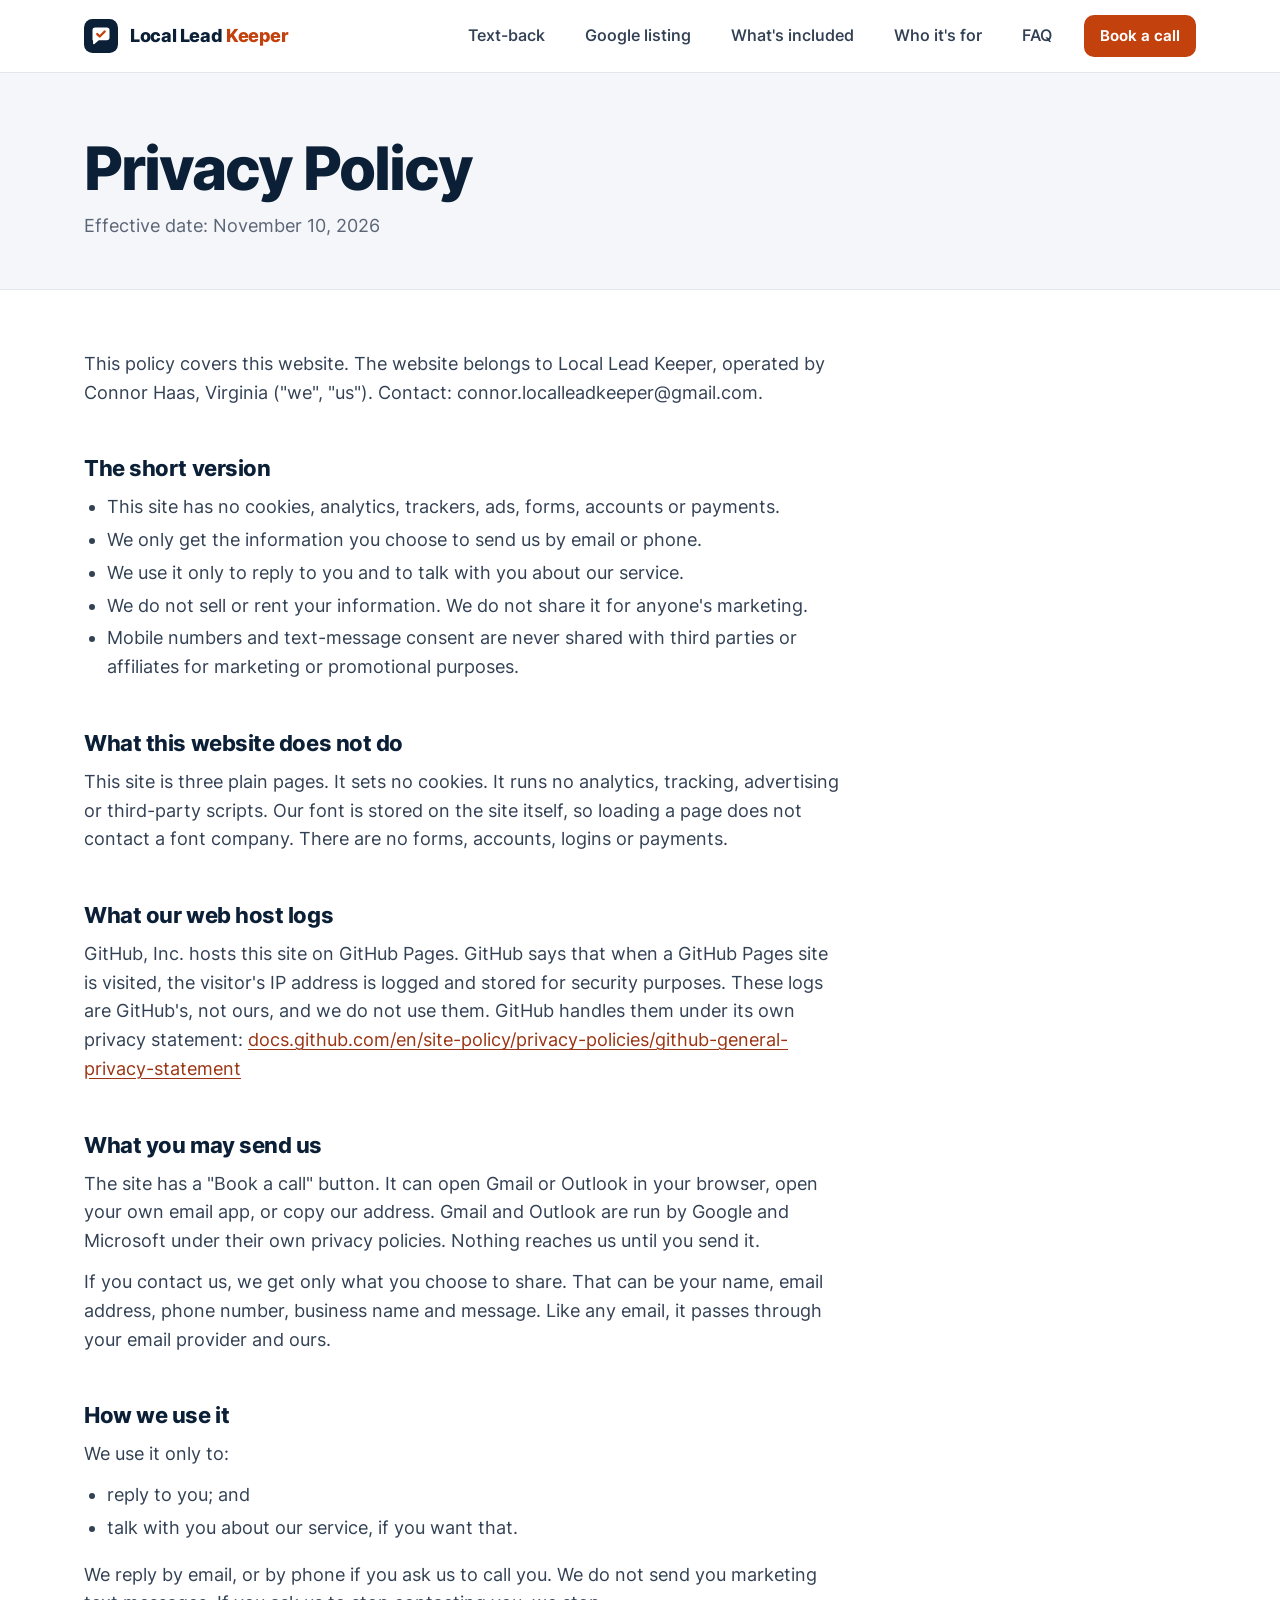
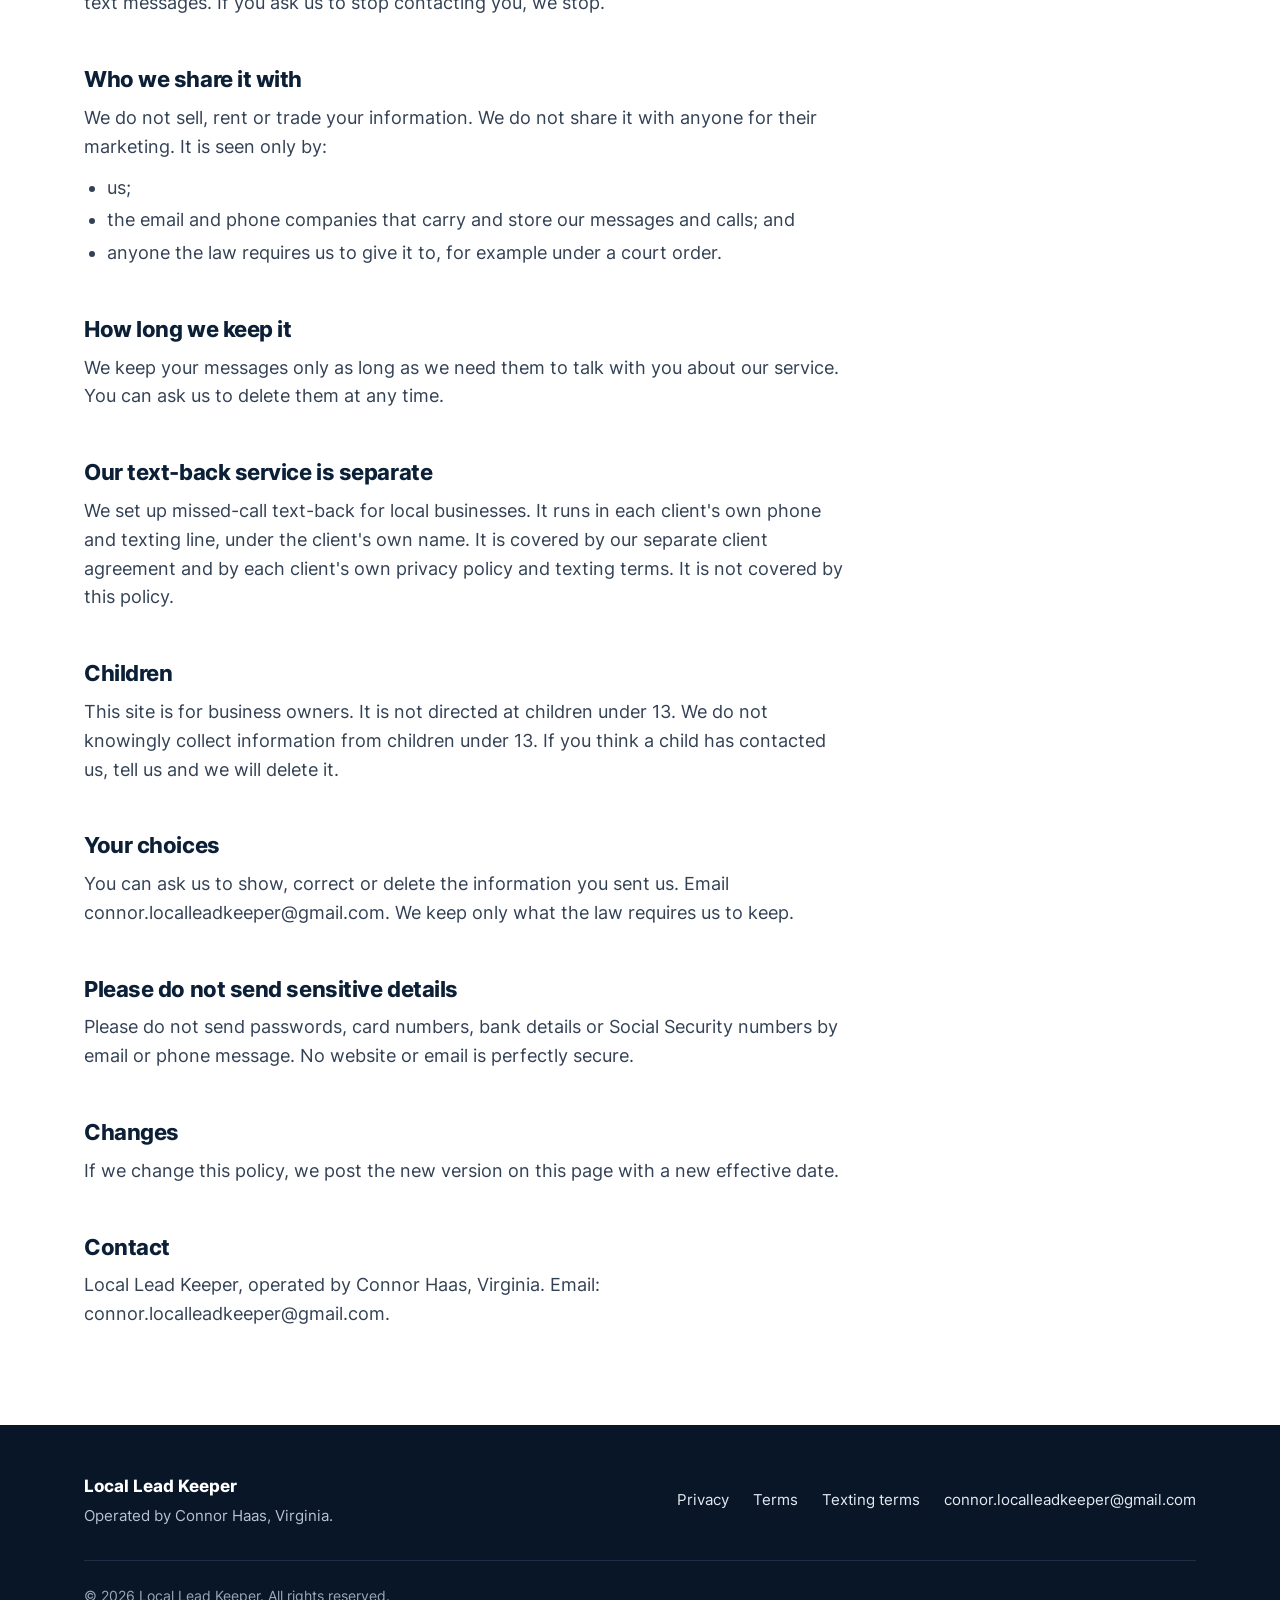
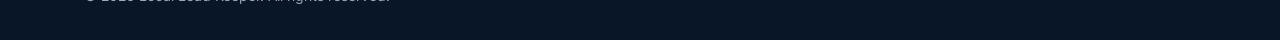
<file: privacy.html>
<!doctype html>
<html lang="en">
<head>
<meta charset="utf-8">
<meta name="viewport" content="width=device-width, initial-scale=1">
<meta http-equiv="Content-Security-Policy" content="default-src 'none'; script-src 'self'; style-src 'self'; img-src 'self'; font-src 'self'; manifest-src 'self'; base-uri 'none'; form-action 'none'; require-trusted-types-for 'script'">
<meta name="referrer" content="no-referrer">
<title>Privacy Policy | Local Lead Keeper</title>
<meta name="description" content="How the Local Lead Keeper website handles your information: no cookies, no tracking.">
<link rel="canonical" href="https://local-lead-keeper.github.io/privacy.html">
<meta property="og:type" content="website">
<meta property="og:site_name" content="Local Lead Keeper">
<meta property="og:title" content="Privacy Policy | Local Lead Keeper">
<meta property="og:description" content="Missed-call text-back plus monthly upkeep of your Google listing and reviews, for owner-run local businesses across the US.">
<meta property="og:url" content="https://local-lead-keeper.github.io/privacy.html">
<meta property="og:image" content="https://local-lead-keeper.github.io/assets/img/og.png">
<meta property="og:image:width" content="1200">
<meta property="og:image:height" content="630">
<meta property="og:image:alt" content="Local Lead Keeper: Missed a call? They can get a text back. Look your best on Google.">
<meta name="twitter:card" content="summary_large_image">
<meta name="theme-color" content="#0b1f36">
<link rel="icon" href="assets/img/favicon.svg" type="image/svg+xml">
<link rel="icon" href="assets/img/favicon-32.png" type="image/png" sizes="32x32">
<link rel="apple-touch-icon" href="assets/img/apple-touch-icon.png">
<link rel="stylesheet" href="assets/css/site.css">
<script src="assets/js/site.js" defer></script>
</head>
<body>
<a class="skip" href="#main">Skip to content</a>

<header class="site-header">
  <div class="wrap header-row">
    <a class="brand" href="./" aria-label="Local Lead Keeper, home">
      <svg class="brand-mark" viewBox="0 0 32 32" aria-hidden="true"><rect width="32" height="32" rx="8" fill="#0b1f36"/><path d="M8 10.5a2.5 2.5 0 0 1 2.5-2.5h11a2.5 2.5 0 0 1 2.5 2.5v7a2.5 2.5 0 0 1-2.5 2.5H14l-4.2 3.6c-.5.4-1.3.1-1.3-.6V20.4A2.5 2.5 0 0 1 8 18z" fill="#ffffff"/><path d="M12.5 14.2l2.3 2.3 4.7-4.7" fill="none" stroke="#c2410c" stroke-width="2.2" stroke-linecap="round" stroke-linejoin="round"/></svg>
      <span class="brand-name">Local Lead <span>Keeper</span></span>
    </a>
    <nav class="nav" id="site-nav" aria-label="Main">
      <a href="./#textback">Text-back</a>
      <a href="./#google">Google listing</a>
      <a href="./#included">What's included</a>
      <a href="./#who">Who it's for</a>
      <a href="./#faq">FAQ</a>
    </nav>
    <div class="header-actions">
      <div class="book">
        <a class="btn btn-sm book-toggle" href="mailto:connor.localleadkeeper@gmail.com?subject=10-minute%20call%20about%20Local%20Lead%20Keeper" data-book="book-menu-top">Book a call</a>
        <div class="book-menu" id="book-menu-top" hidden>
          <p class="book-title">Email me to book the call:</p>
          <a class="book-item" href="https://mail.google.com/mail/?view=cm&amp;to=connor.localleadkeeper@gmail.com&amp;su=10-minute%20call%20about%20Local%20Lead%20Keeper" target="_blank" rel="noopener noreferrer">Open in Gmail</a>
          <a class="book-item" href="https://outlook.live.com/mail/0/deeplink/compose?to=connor.localleadkeeper@gmail.com&amp;subject=10-minute%20call%20about%20Local%20Lead%20Keeper" target="_blank" rel="noopener noreferrer">Open in Outlook</a>
          <a class="book-item" href="mailto:connor.localleadkeeper@gmail.com?subject=10-minute%20call%20about%20Local%20Lead%20Keeper">Use my mail app</a>
          <button class="book-item book-copy" type="button" data-copy="connor.localleadkeeper@gmail.com">Copy email</button>
          <span class="book-status" role="status" aria-live="polite"></span>
          <!-- Future: a "Pick a time" link to a booking page goes here. Not created yet. -->
        </div>
      </div>
      <button class="menu-btn" type="button" aria-controls="site-nav" aria-expanded="false" aria-label="Open menu">
        <svg viewBox="0 0 24 24" aria-hidden="true"><path class="i-open" d="M4 7h16M4 12h16M4 17h16"/><path class="i-close" d="M6 6l12 12M18 6L6 18"/></svg>
      </button>
    </div>
  </div>
</header>

<main id="main">
<section class="page-head"><div class="wrap narrow"><h1>Privacy Policy</h1><p>Effective date: November 10, 2026</p></div></section>
<section class="prose"><div class="wrap narrow">
<p>This policy covers this website. The website belongs to Local Lead Keeper, operated by Connor Haas, Virginia ("we", "us"). Contact: connor.localleadkeeper@gmail.com.</p>
<h2>The short version</h2>
<ul><li>This site has no cookies, analytics, trackers, ads, forms, accounts or payments.</li><li>We only get the information you choose to send us by email or phone.</li><li>We use it only to reply to you and to talk with you about our service.</li><li>We do not sell or rent your information. We do not share it for anyone's marketing.</li><li>Mobile numbers and text-message consent are never shared with third parties or affiliates for marketing or promotional purposes.</li></ul>
<h2>What this website does not do</h2>
<p>This site is three plain pages. It sets no cookies. It runs no analytics, tracking, advertising or third-party scripts. Our font is stored on the site itself, so loading a page does not contact a font company. There are no forms, accounts, logins or payments.</p>
<h2>What our web host logs</h2>
<p>GitHub, Inc. hosts this site on GitHub Pages. GitHub says that when a GitHub Pages site is visited, the visitor's IP address is logged and stored for security purposes. These logs are GitHub's, not ours, and we do not use them. GitHub handles them under its own privacy statement: <a href="https://docs.github.com/en/site-policy/privacy-policies/github-general-privacy-statement" rel="noopener noreferrer">docs.github.com/en/site-policy/privacy-policies/github-general-privacy-statement</a></p>
<h2>What you may send us</h2>
<p>The site has a "Book a call" button. It can open Gmail or Outlook in your browser, open your own email app, or copy our address. Gmail and Outlook are run by Google and Microsoft under their own privacy policies. Nothing reaches us until you send it.</p>
<p>If you contact us, we get only what you choose to share. That can be your name, email address, phone number, business name and message. Like any email, it passes through your email provider and ours.</p>
<h2>How we use it</h2>
<p>We use it only to:</p>
<ul><li>reply to you; and</li><li>talk with you about our service, if you want that.</li></ul>
<p>We reply by email, or by phone if you ask us to call you. We do not send you marketing text messages. If you ask us to stop contacting you, we stop.</p>
<h2>Who we share it with</h2>
<p>We do not sell, rent or trade your information. We do not share it with anyone for their marketing. It is seen only by:</p>
<ul><li>us;</li><li>the email and phone companies that carry and store our messages and calls; and</li><li>anyone the law requires us to give it to, for example under a court order.</li></ul>
<h2>How long we keep it</h2>
<p>We keep your messages only as long as we need them to talk with you about our service. You can ask us to delete them at any time.</p>
<h2>Our text-back service is separate</h2>
<p>We set up missed-call text-back for local businesses. It runs in each client's own phone and texting line, under the client's own name. It is covered by our separate client agreement and by each client's own privacy policy and texting terms. It is not covered by this policy.</p>
<h2>Children</h2>
<p>This site is for business owners. It is not directed at children under 13. We do not knowingly collect information from children under 13. If you think a child has contacted us, tell us and we will delete it.</p>
<h2>Your choices</h2>
<p>You can ask us to show, correct or delete the information you sent us. Email connor.localleadkeeper@gmail.com. We keep only what the law requires us to keep.</p>
<h2>Please do not send sensitive details</h2>
<p>Please do not send passwords, card numbers, bank details or Social Security numbers by email or phone message. No website or email is perfectly secure.</p>
<h2>Changes</h2>
<p>If we change this policy, we post the new version on this page with a new effective date.</p>
<h2>Contact</h2>
<p>Local Lead Keeper, operated by Connor Haas, Virginia. Email: connor.localleadkeeper@gmail.com.</p>
</div></section>
</main>

<footer class="site-footer">
  <div class="wrap footer-row">
    <div>
      <p class="footer-brand">Local Lead Keeper</p>
      <p>Operated by Connor Haas, Virginia.</p>
    </div>
    <nav class="footer-links" aria-label="Footer">
      <a href="privacy.html">Privacy</a>
      <a href="terms.html">Terms</a>
      <a href="sms-terms.html">Texting terms</a>
      <a href="mailto:connor.localleadkeeper@gmail.com">connor.localleadkeeper@gmail.com</a>
    </nav>
  </div>
  <div class="wrap"><p class="copyright">&copy; 2026 Local Lead Keeper. All rights reserved.</p></div>
</footer>
</body>
</html>
</file>
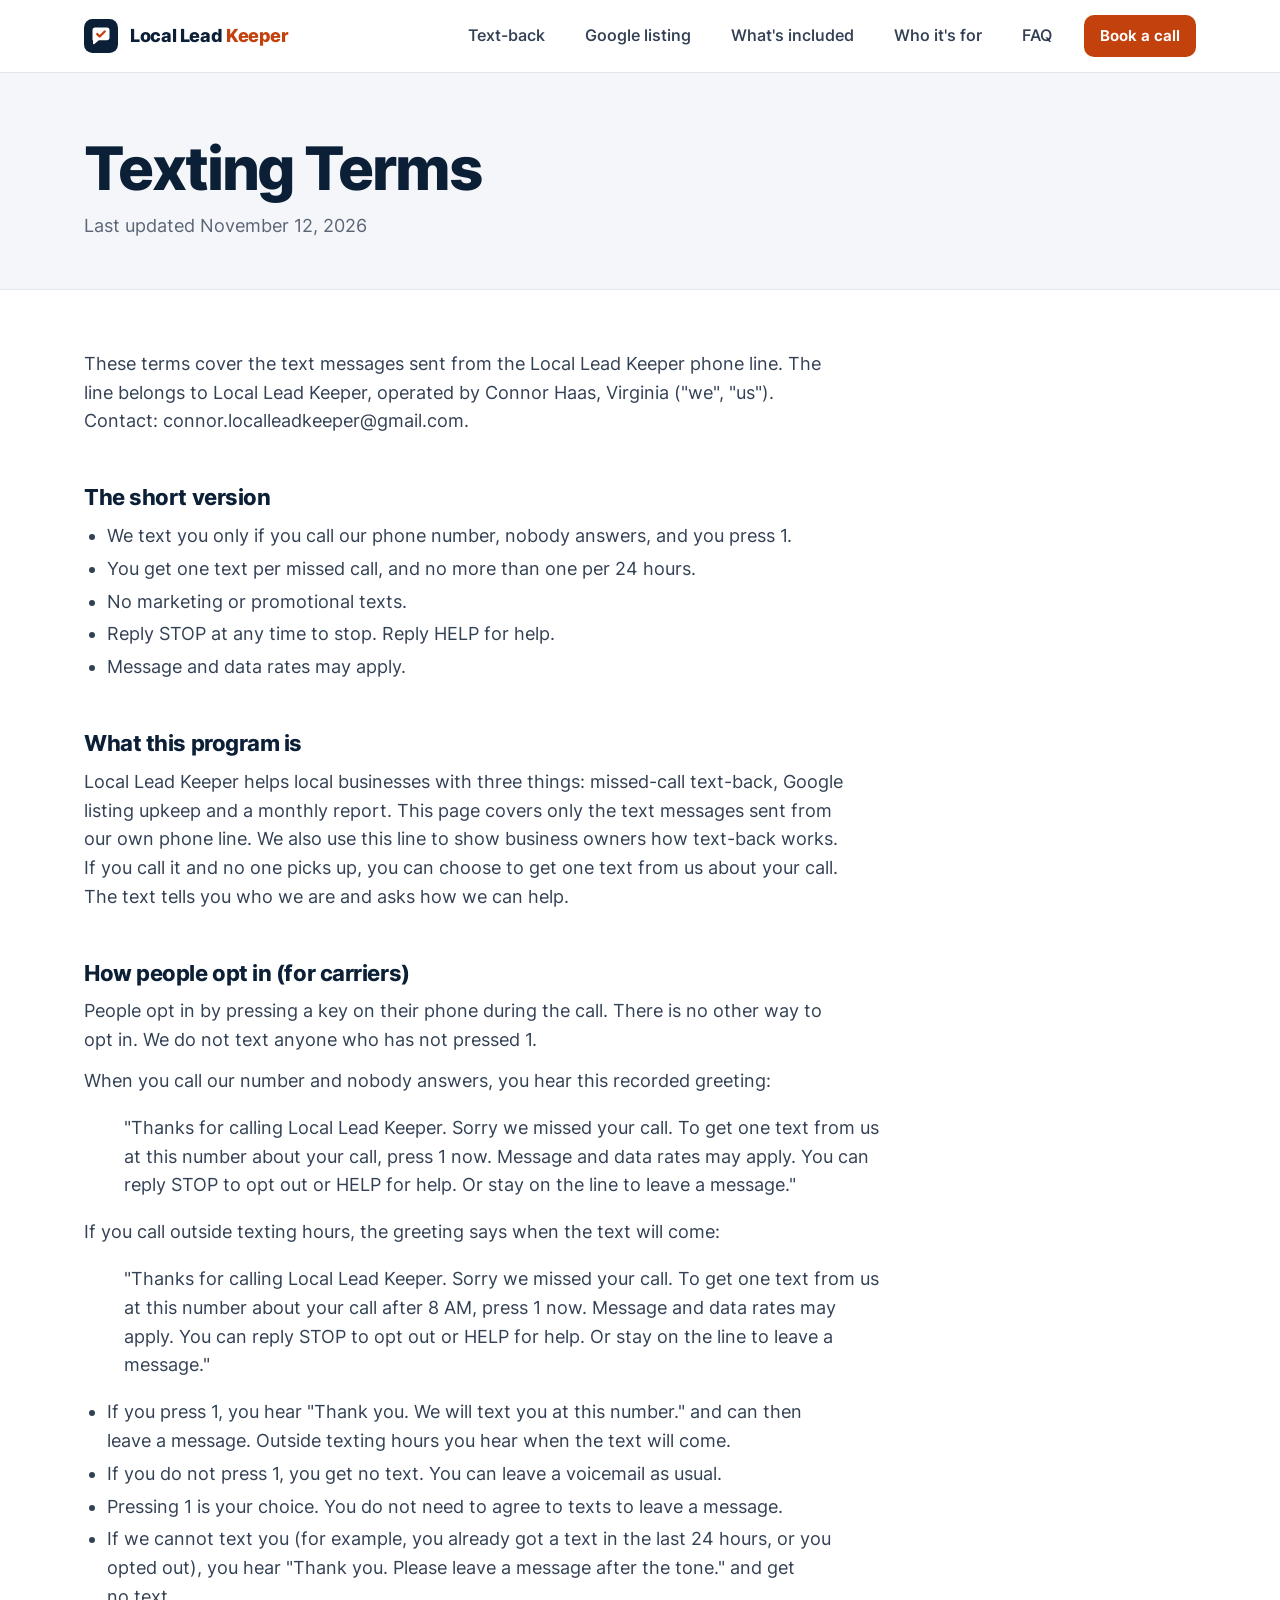
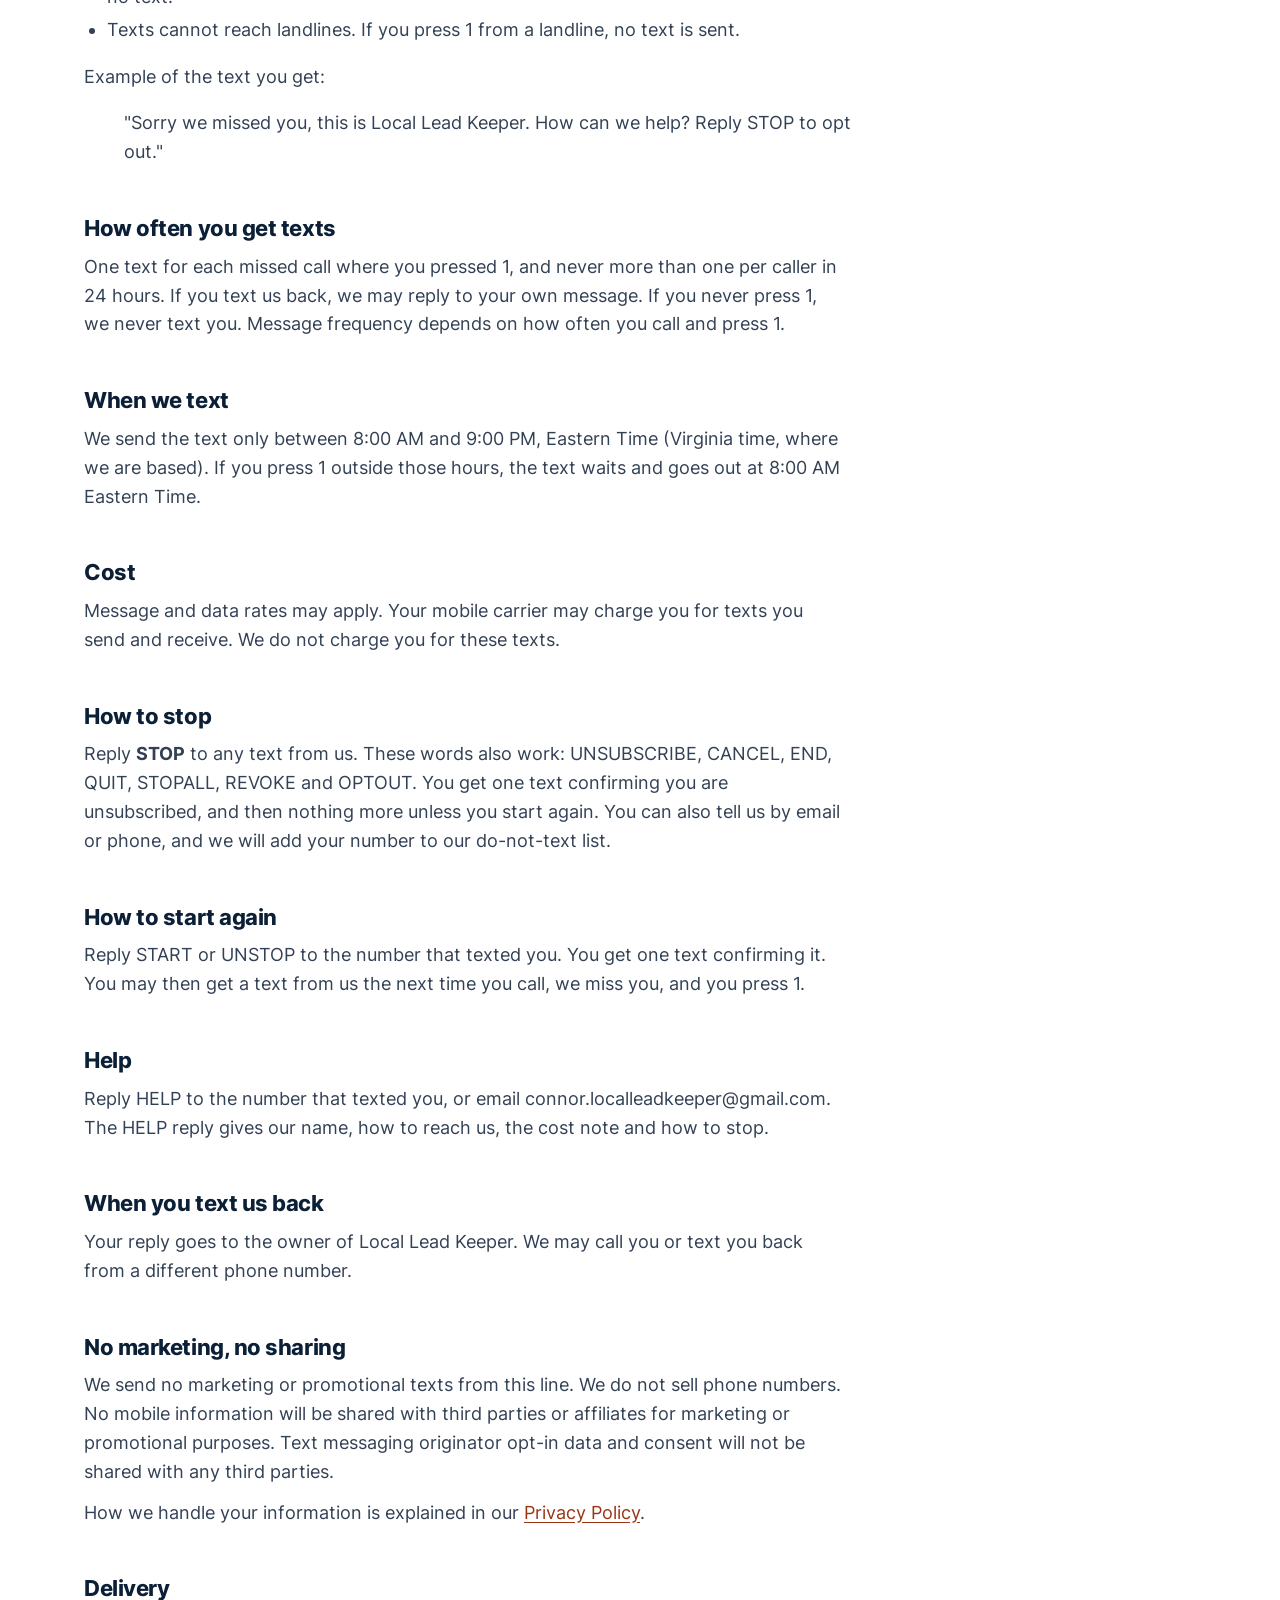
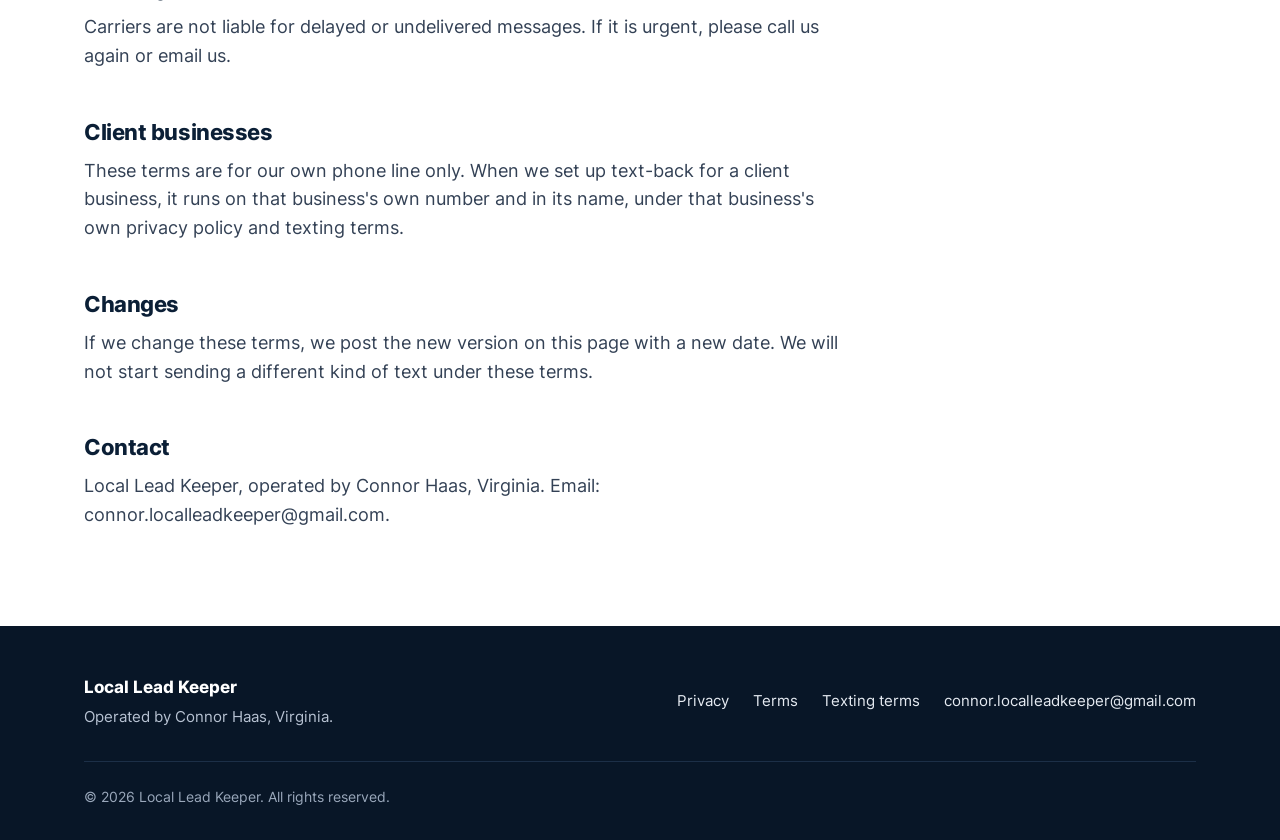
<file: sms-terms.html>
<!doctype html>
<html lang="en">
<head>
<meta charset="utf-8">
<meta name="viewport" content="width=device-width, initial-scale=1">
<meta http-equiv="Content-Security-Policy" content="default-src 'none'; script-src 'self'; style-src 'self'; img-src 'self'; font-src 'self'; manifest-src 'self'; base-uri 'none'; form-action 'none'; require-trusted-types-for 'script'">
<meta name="referrer" content="no-referrer">
<title>Texting Terms | Local Lead Keeper</title>
<meta name="description" content="Texting terms for the Local Lead Keeper phone line: how people opt in, how often we text, and how to stop.">
<link rel="canonical" href="https://local-lead-keeper.github.io/sms-terms.html">
<meta property="og:type" content="website">
<meta property="og:site_name" content="Local Lead Keeper">
<meta property="og:title" content="Texting Terms | Local Lead Keeper">
<meta property="og:description" content="Missed-call text-back plus monthly upkeep of your Google listing and reviews, for owner-run local businesses across the US.">
<meta property="og:url" content="https://local-lead-keeper.github.io/sms-terms.html">
<meta property="og:image" content="https://local-lead-keeper.github.io/assets/img/og.png">
<meta property="og:image:width" content="1200">
<meta property="og:image:height" content="630">
<meta property="og:image:alt" content="Local Lead Keeper: Missed a call? They can get a text back. Look your best on Google.">
<meta name="twitter:card" content="summary_large_image">
<meta name="theme-color" content="#0b1f36">
<link rel="icon" href="assets/img/favicon.svg" type="image/svg+xml">
<link rel="icon" href="assets/img/favicon-32.png" type="image/png" sizes="32x32">
<link rel="apple-touch-icon" href="assets/img/apple-touch-icon.png">
<link rel="stylesheet" href="assets/css/site.css">
<script src="assets/js/site.js" defer></script>
</head>
<body>
<a class="skip" href="#main">Skip to content</a>

<header class="site-header">
  <div class="wrap header-row">
    <a class="brand" href="./" aria-label="Local Lead Keeper, home">
      <svg class="brand-mark" viewBox="0 0 32 32" aria-hidden="true"><rect width="32" height="32" rx="8" fill="#0b1f36"/><path d="M8 10.5a2.5 2.5 0 0 1 2.5-2.5h11a2.5 2.5 0 0 1 2.5 2.5v7a2.5 2.5 0 0 1-2.5 2.5H14l-4.2 3.6c-.5.4-1.3.1-1.3-.6V20.4A2.5 2.5 0 0 1 8 18z" fill="#ffffff"/><path d="M12.5 14.2l2.3 2.3 4.7-4.7" fill="none" stroke="#c2410c" stroke-width="2.2" stroke-linecap="round" stroke-linejoin="round"/></svg>
      <span class="brand-name">Local Lead <span>Keeper</span></span>
    </a>
    <nav class="nav" id="site-nav" aria-label="Main">
      <a href="./#textback">Text-back</a>
      <a href="./#google">Google listing</a>
      <a href="./#included">What's included</a>
      <a href="./#who">Who it's for</a>
      <a href="./#faq">FAQ</a>
    </nav>
    <div class="header-actions">
      <div class="book">
        <a class="btn btn-sm book-toggle" href="mailto:connor.localleadkeeper@gmail.com?subject=10-minute%20call%20about%20Local%20Lead%20Keeper" data-book="book-menu-top">Book a call</a>
        <div class="book-menu" id="book-menu-top" hidden>
          <p class="book-title">Email me to book the call:</p>
          <a class="book-item" href="https://mail.google.com/mail/?view=cm&amp;to=connor.localleadkeeper@gmail.com&amp;su=10-minute%20call%20about%20Local%20Lead%20Keeper" target="_blank" rel="noopener noreferrer">Open in Gmail</a>
          <a class="book-item" href="https://outlook.live.com/mail/0/deeplink/compose?to=connor.localleadkeeper@gmail.com&amp;subject=10-minute%20call%20about%20Local%20Lead%20Keeper" target="_blank" rel="noopener noreferrer">Open in Outlook</a>
          <a class="book-item" href="mailto:connor.localleadkeeper@gmail.com?subject=10-minute%20call%20about%20Local%20Lead%20Keeper">Use my mail app</a>
          <button class="book-item book-copy" type="button" data-copy="connor.localleadkeeper@gmail.com">Copy email</button>
          <span class="book-status" role="status" aria-live="polite"></span>
          <!-- Future: a "Pick a time" link to a booking page goes here. Not created yet. -->
        </div>
      </div>
      <button class="menu-btn" type="button" aria-controls="site-nav" aria-expanded="false" aria-label="Open menu">
        <svg viewBox="0 0 24 24" aria-hidden="true"><path class="i-open" d="M4 7h16M4 12h16M4 17h16"/><path class="i-close" d="M6 6l12 12M18 6L6 18"/></svg>
      </button>
    </div>
  </div>
</header>


<main id="main">
<section class="page-head"><div class="wrap narrow"><h1>Texting Terms</h1><p>Last updated November 12, 2026</p></div></section>
<section class="prose"><div class="wrap narrow">
<p>These terms cover the text messages sent from the Local Lead Keeper phone line. The line belongs to Local Lead Keeper, operated by Connor Haas, Virginia ("we", "us"). Contact: connor.localleadkeeper@gmail.com.</p>
<h2>The short version</h2>
<ul><li>We text you only if you call our phone number, nobody answers, and you press 1.</li><li>You get one text per missed call, and no more than one per 24 hours.</li><li>No marketing or promotional texts.</li><li>Reply STOP at any time to stop. Reply HELP for help.</li><li>Message and data rates may apply.</li></ul>
<h2>What this program is</h2>
<p>Local Lead Keeper helps local businesses with three things: missed-call text-back, Google listing upkeep and a monthly report. This page covers only the text messages sent from our own phone line. We also use this line to show business owners how text-back works. If you call it and no one picks up, you can choose to get one text from us about your call. The text tells you who we are and asks how we can help.</p>
<h2>How people opt in (for carriers)</h2>
<p>People opt in by pressing a key on their phone during the call. There is no other way to opt in. We do not text anyone who has not pressed 1.</p>
<p>When you call our number and nobody answers, you hear this recorded greeting:</p>
<blockquote>"Thanks for calling Local Lead Keeper. Sorry we missed your call. To get one text from us at this number about your call, press 1 now. Message and data rates may apply. You can reply STOP to opt out or HELP for help. Or stay on the line to leave a message."</blockquote>
<p>If you call outside texting hours, the greeting says when the text will come:</p>
<blockquote>"Thanks for calling Local Lead Keeper. Sorry we missed your call. To get one text from us at this number about your call after 8 AM, press 1 now. Message and data rates may apply. You can reply STOP to opt out or HELP for help. Or stay on the line to leave a message."</blockquote>
<ul><li>If you press 1, you hear "Thank you. We will text you at this number." and can then leave a message. Outside texting hours you hear when the text will come.</li><li>If you do not press 1, you get no text. You can leave a voicemail as usual.</li><li>Pressing 1 is your choice. You do not need to agree to texts to leave a message.</li><li>If we cannot text you (for example, you already got a text in the last 24 hours, or you opted out), you hear "Thank you. Please leave a message after the tone." and get no text.</li><li>Texts cannot reach landlines. If you press 1 from a landline, no text is sent.</li></ul>
<p>Example of the text you get:</p>
<blockquote>"Sorry we missed you, this is Local Lead Keeper. How can we help? Reply STOP to opt out."</blockquote>
<h2>How often you get texts</h2>
<p>One text for each missed call where you pressed 1, and never more than one per caller in 24 hours. If you text us back, we may reply to your own message. If you never press 1, we never text you. Message frequency depends on how often you call and press 1.</p>
<h2>When we text</h2>
<p>We send the text only between 8:00 AM and 9:00 PM, Eastern Time (Virginia time, where we are based). If you press 1 outside those hours, the text waits and goes out at 8:00 AM Eastern Time.</p>
<h2>Cost</h2>
<p>Message and data rates may apply. Your mobile carrier may charge you for texts you send and receive. We do not charge you for these texts.</p>
<h2>How to stop</h2>
<p>Reply <strong>STOP</strong> to any text from us. These words also work: UNSUBSCRIBE, CANCEL, END, QUIT, STOPALL, REVOKE and OPTOUT. You get one text confirming you are unsubscribed, and then nothing more unless you start again. You can also tell us by email or phone, and we will add your number to our do-not-text list.</p>
<h2>How to start again</h2>
<p>Reply START or UNSTOP to the number that texted you. You get one text confirming it. You may then get a text from us the next time you call, we miss you, and you press 1.</p>
<h2>Help</h2>
<p>Reply HELP to the number that texted you, or email connor.localleadkeeper@gmail.com. The HELP reply gives our name, how to reach us, the cost note and how to stop.</p>
<h2>When you text us back</h2>
<p>Your reply goes to the owner of Local Lead Keeper. We may call you or text you back from a different phone number.</p>
<h2>No marketing, no sharing</h2>
<p>We send no marketing or promotional texts from this line. We do not sell phone numbers. No mobile information will be shared with third parties or affiliates for marketing or promotional purposes. Text messaging originator opt-in data and consent will not be shared with any third parties.</p>
<p>How we handle your information is explained in our <a href="privacy.html">Privacy Policy</a>.</p>
<h2>Delivery</h2>
<p>Carriers are not liable for delayed or undelivered messages. If it is urgent, please call us again or email us.</p>
<h2>Client businesses</h2>
<p>These terms are for our own phone line only. When we set up text-back for a client business, it runs on that business's own number and in its name, under that business's own privacy policy and texting terms.</p>
<h2>Changes</h2>
<p>If we change these terms, we post the new version on this page with a new date. We will not start sending a different kind of text under these terms.</p>
<h2>Contact</h2>
<p>Local Lead Keeper, operated by Connor Haas, Virginia. Email: connor.localleadkeeper@gmail.com.</p>
</div></section>
</main>

<footer class="site-footer">
  <div class="wrap footer-row">
    <div>
      <p class="footer-brand">Local Lead Keeper</p>
      <p>Operated by Connor Haas, Virginia.</p>
    </div>
    <nav class="footer-links" aria-label="Footer">
      <a href="privacy.html">Privacy</a>
      <a href="terms.html">Terms</a>
      <a href="sms-terms.html">Texting terms</a>
      <a href="mailto:connor.localleadkeeper@gmail.com">connor.localleadkeeper@gmail.com</a>
    </nav>
  </div>
  <div class="wrap"><p class="copyright">&copy; 2026 Local Lead Keeper. All rights reserved.</p></div>
</footer>
</body>
</html>
</file>
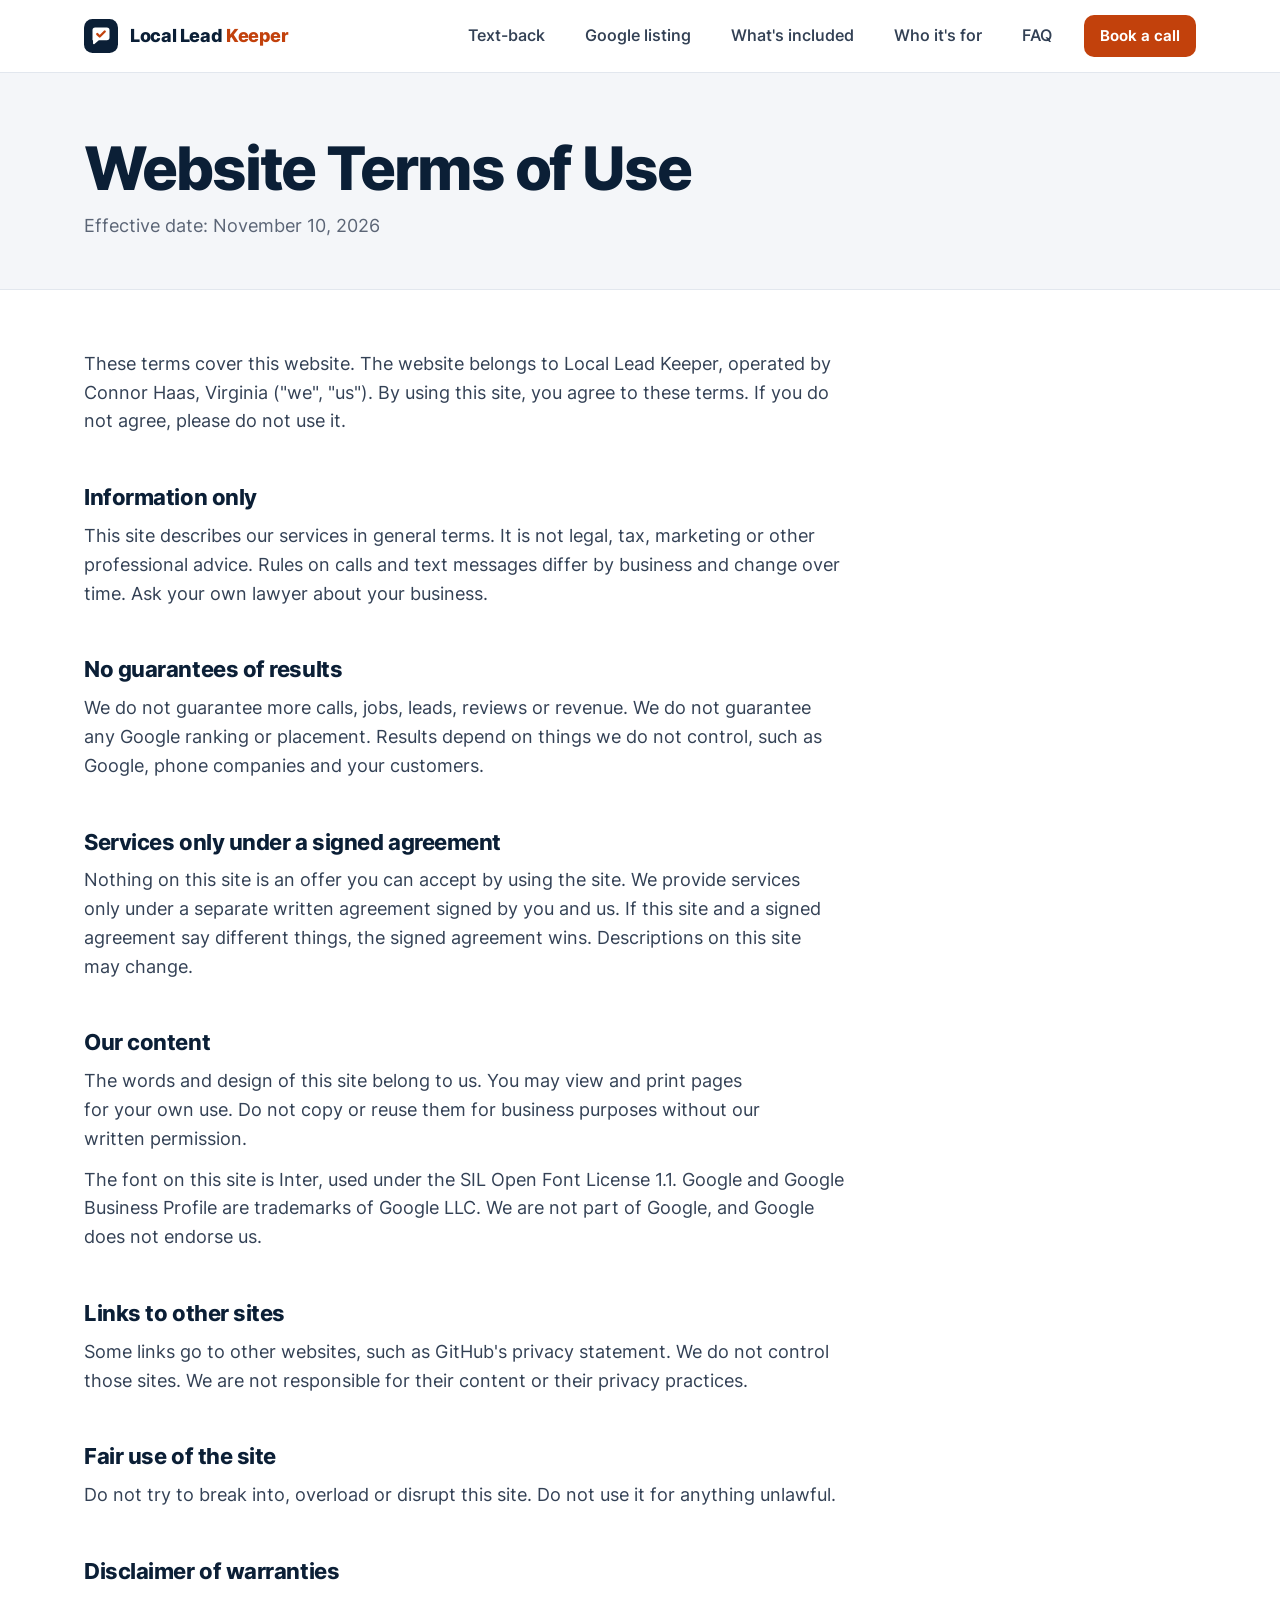
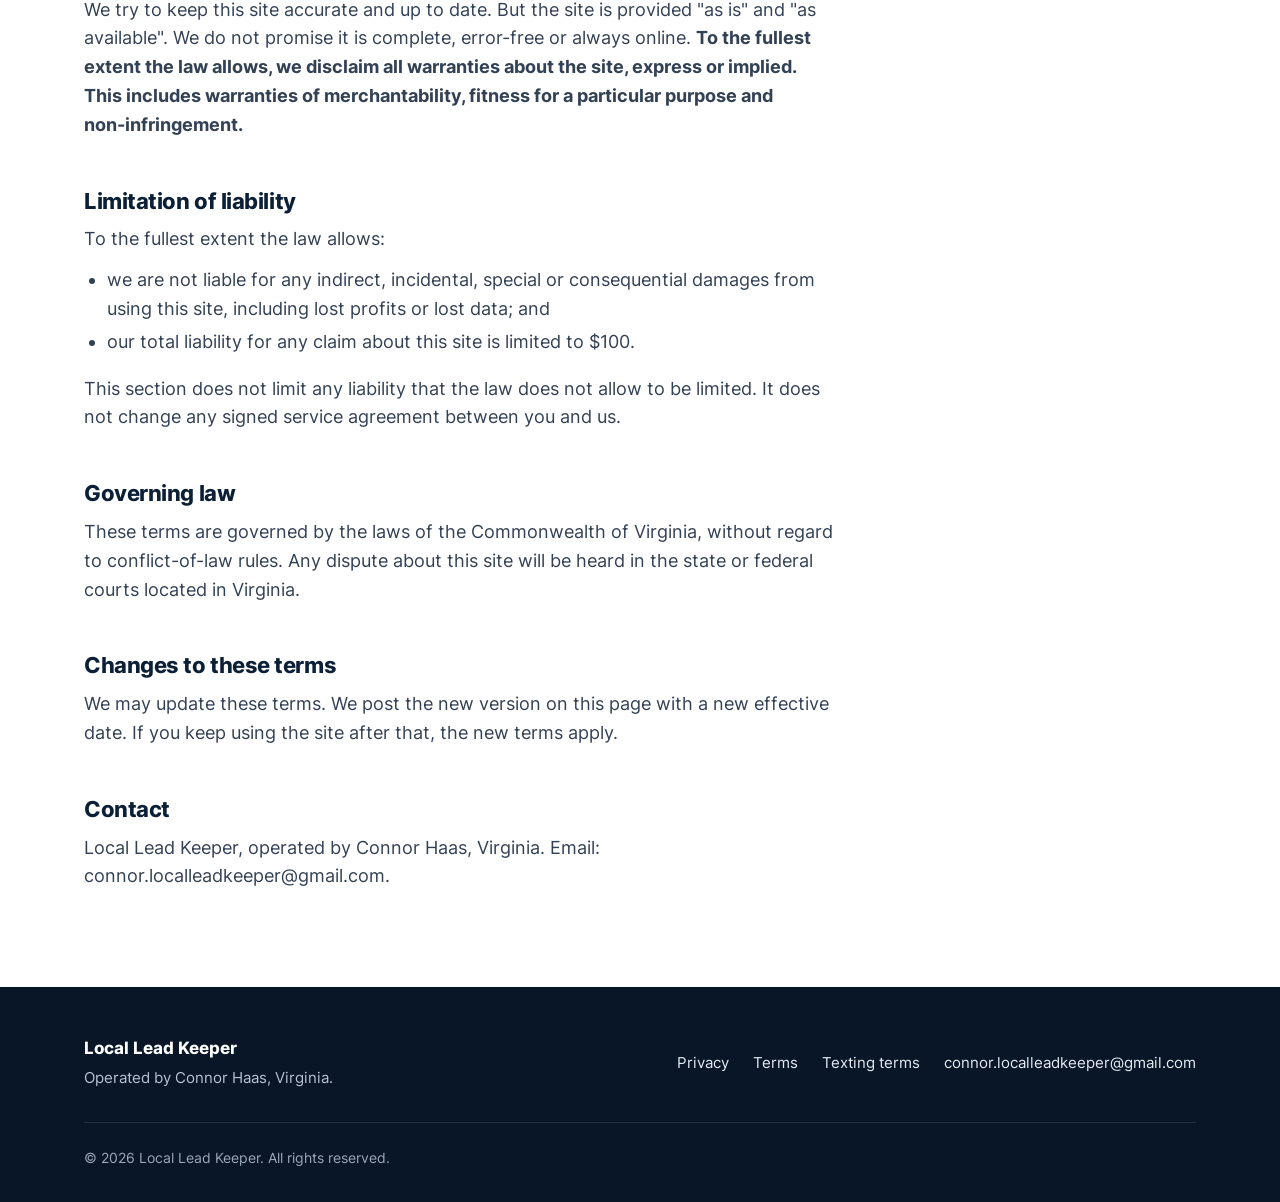
<file: terms.html>
<!doctype html>
<html lang="en">
<head>
<meta charset="utf-8">
<meta name="viewport" content="width=device-width, initial-scale=1">
<meta http-equiv="Content-Security-Policy" content="default-src 'none'; script-src 'self'; style-src 'self'; img-src 'self'; font-src 'self'; manifest-src 'self'; base-uri 'none'; form-action 'none'; require-trusted-types-for 'script'">
<meta name="referrer" content="no-referrer">
<title>Website Terms of Use | Local Lead Keeper</title>
<meta name="description" content="The terms of use for the Local Lead Keeper website.">
<link rel="canonical" href="https://local-lead-keeper.github.io/terms.html">
<meta property="og:type" content="website">
<meta property="og:site_name" content="Local Lead Keeper">
<meta property="og:title" content="Website Terms of Use | Local Lead Keeper">
<meta property="og:description" content="Missed-call text-back plus monthly upkeep of your Google listing and reviews, for owner-run local businesses across the US.">
<meta property="og:url" content="https://local-lead-keeper.github.io/terms.html">
<meta property="og:image" content="https://local-lead-keeper.github.io/assets/img/og.png">
<meta property="og:image:width" content="1200">
<meta property="og:image:height" content="630">
<meta property="og:image:alt" content="Local Lead Keeper: Missed a call? They can get a text back. Look your best on Google.">
<meta name="twitter:card" content="summary_large_image">
<meta name="theme-color" content="#0b1f36">
<link rel="icon" href="assets/img/favicon.svg" type="image/svg+xml">
<link rel="icon" href="assets/img/favicon-32.png" type="image/png" sizes="32x32">
<link rel="apple-touch-icon" href="assets/img/apple-touch-icon.png">
<link rel="stylesheet" href="assets/css/site.css">
<script src="assets/js/site.js" defer></script>
</head>
<body>
<a class="skip" href="#main">Skip to content</a>

<header class="site-header">
  <div class="wrap header-row">
    <a class="brand" href="./" aria-label="Local Lead Keeper, home">
      <svg class="brand-mark" viewBox="0 0 32 32" aria-hidden="true"><rect width="32" height="32" rx="8" fill="#0b1f36"/><path d="M8 10.5a2.5 2.5 0 0 1 2.5-2.5h11a2.5 2.5 0 0 1 2.5 2.5v7a2.5 2.5 0 0 1-2.5 2.5H14l-4.2 3.6c-.5.4-1.3.1-1.3-.6V20.4A2.5 2.5 0 0 1 8 18z" fill="#ffffff"/><path d="M12.5 14.2l2.3 2.3 4.7-4.7" fill="none" stroke="#c2410c" stroke-width="2.2" stroke-linecap="round" stroke-linejoin="round"/></svg>
      <span class="brand-name">Local Lead <span>Keeper</span></span>
    </a>
    <nav class="nav" id="site-nav" aria-label="Main">
      <a href="./#textback">Text-back</a>
      <a href="./#google">Google listing</a>
      <a href="./#included">What's included</a>
      <a href="./#who">Who it's for</a>
      <a href="./#faq">FAQ</a>
    </nav>
    <div class="header-actions">
      <div class="book">
        <a class="btn btn-sm book-toggle" href="mailto:connor.localleadkeeper@gmail.com?subject=10-minute%20call%20about%20Local%20Lead%20Keeper" data-book="book-menu-top">Book a call</a>
        <div class="book-menu" id="book-menu-top" hidden>
          <p class="book-title">Email me to book the call:</p>
          <a class="book-item" href="https://mail.google.com/mail/?view=cm&amp;to=connor.localleadkeeper@gmail.com&amp;su=10-minute%20call%20about%20Local%20Lead%20Keeper" target="_blank" rel="noopener noreferrer">Open in Gmail</a>
          <a class="book-item" href="https://outlook.live.com/mail/0/deeplink/compose?to=connor.localleadkeeper@gmail.com&amp;subject=10-minute%20call%20about%20Local%20Lead%20Keeper" target="_blank" rel="noopener noreferrer">Open in Outlook</a>
          <a class="book-item" href="mailto:connor.localleadkeeper@gmail.com?subject=10-minute%20call%20about%20Local%20Lead%20Keeper">Use my mail app</a>
          <button class="book-item book-copy" type="button" data-copy="connor.localleadkeeper@gmail.com">Copy email</button>
          <span class="book-status" role="status" aria-live="polite"></span>
          <!-- Future: a "Pick a time" link to a booking page goes here. Not created yet. -->
        </div>
      </div>
      <button class="menu-btn" type="button" aria-controls="site-nav" aria-expanded="false" aria-label="Open menu">
        <svg viewBox="0 0 24 24" aria-hidden="true"><path class="i-open" d="M4 7h16M4 12h16M4 17h16"/><path class="i-close" d="M6 6l12 12M18 6L6 18"/></svg>
      </button>
    </div>
  </div>
</header>

<main id="main">
<section class="page-head"><div class="wrap narrow"><h1>Website Terms of Use</h1><p>Effective date: November 10, 2026</p></div></section>
<section class="prose"><div class="wrap narrow">
<p>These terms cover this website. The website belongs to Local Lead Keeper, operated by Connor Haas, Virginia ("we", "us"). By using this site, you agree to these terms. If you do not agree, please do not use it.</p>
<h2>Information only</h2>
<p>This site describes our services in general terms. It is not legal, tax, marketing or other professional advice. Rules on calls and text messages differ by business and change over time. Ask your own lawyer about your business.</p>
<h2>No guarantees of results</h2>
<p>We do not guarantee more calls, jobs, leads, reviews or revenue. We do not guarantee any Google ranking or placement. Results depend on things we do not control, such as Google, phone companies and your customers.</p>
<h2>Services only under a signed agreement</h2>
<p>Nothing on this site is an offer you can accept by using the site. We provide services only under a separate written agreement signed by you and us. If this site and a signed agreement say different things, the signed agreement wins. Descriptions on this site may change.</p>
<h2>Our content</h2>
<p>The words and design of this site belong to us. You may view and print pages for your own use. Do not copy or reuse them for business purposes without our written permission.</p>
<p>The font on this site is Inter, used under the SIL Open Font License 1.1. Google and Google Business Profile are trademarks of Google LLC. We are not part of Google, and Google does not endorse us.</p>
<h2>Links to other sites</h2>
<p>Some links go to other websites, such as GitHub's privacy statement. We do not control those sites. We are not responsible for their content or their privacy practices.</p>
<h2>Fair use of the site</h2>
<p>Do not try to break into, overload or disrupt this site. Do not use it for anything unlawful.</p>
<h2>Disclaimer of warranties</h2>
<p>We try to keep this site accurate and up to date. But the site is provided "as is" and "as available". We do not promise it is complete, error-free or always online. <strong>To the fullest extent the law allows, we disclaim all warranties about the site, express or implied. This includes warranties of merchantability, fitness for a particular purpose and non-infringement.</strong></p>
<h2>Limitation of liability</h2>
<p>To the fullest extent the law allows:</p>
<ul><li>we are not liable for any indirect, incidental, special or consequential damages from using this site, including lost profits or lost data; and</li><li>our total liability for any claim about this site is limited to $100.</li></ul>
<p>This section does not limit any liability that the law does not allow to be limited. It does not change any signed service agreement between you and us.</p>
<h2>Governing law</h2>
<p>These terms are governed by the laws of the Commonwealth of Virginia, without regard to conflict-of-law rules. Any dispute about this site will be heard in the state or federal courts located in Virginia.</p>
<h2>Changes to these terms</h2>
<p>We may update these terms. We post the new version on this page with a new effective date. If you keep using the site after that, the new terms apply.</p>
<h2>Contact</h2>
<p>Local Lead Keeper, operated by Connor Haas, Virginia. Email: connor.localleadkeeper@gmail.com.</p>
</div></section>
</main>

<footer class="site-footer">
  <div class="wrap footer-row">
    <div>
      <p class="footer-brand">Local Lead Keeper</p>
      <p>Operated by Connor Haas, Virginia.</p>
    </div>
    <nav class="footer-links" aria-label="Footer">
      <a href="privacy.html">Privacy</a>
      <a href="terms.html">Terms</a>
      <a href="sms-terms.html">Texting terms</a>
      <a href="mailto:connor.localleadkeeper@gmail.com">connor.localleadkeeper@gmail.com</a>
    </nav>
  </div>
  <div class="wrap"><p class="copyright">&copy; 2026 Local Lead Keeper. All rights reserved.</p></div>
</footer>
</body>
</html>
</file>
<file: assets/css/site.css>
/* Local Lead Keeper - site styles. No external requests. */
@font-face {
  font-family: "Inter";
  src: url("../fonts/inter-var.woff2") format("woff2");
  font-weight: 100 900;
  font-style: normal;
  font-display: swap;
}

:root {
  color-scheme: light;
  --navy: #0b1f36;
  --navy-2: #143456;
  --ink: #0b1f36;
  --text: #334155;
  --muted: #5b6576;
  --bg: #ffffff;
  --soft: #f4f6f9;
  --line: #e2e7ee;
  --accent: #c2410c;
  --accent-dark: #9a3412;
  --accent-soft: #fdf0e8;
  --radius: 14px;
  --shadow: 0 1px 2px rgba(11, 31, 54, .06), 0 8px 24px rgba(11, 31, 54, .06);
  /* spacing scale */
  --s1: 4px; --s2: 8px; --s3: 12px; --s4: 16px; --s5: 24px; --s6: 32px; --s7: 48px; --s8: 64px; --s9: 96px;
  --wrap: 1100px;
}

*, *::before, *::after { box-sizing: border-box; }
html { -webkit-text-size-adjust: 100%; }
@media (prefers-reduced-motion: no-preference) { html { scroll-behavior: smooth; } }

body {
  margin: 0;
  background: var(--bg);
  color: var(--text);
  font-family: "Inter", system-ui, -apple-system, "Segoe UI", Roboto, sans-serif;
  font-size: 18px;
  line-height: 1.6;
  -webkit-font-smoothing: antialiased;
  text-rendering: optimizeLegibility;
}
@media (max-width: 640px) { body { font-size: 17px; } }

img, svg { display: block; max-width: 100%; }
h1, h2, h3 { color: var(--ink); margin: 0; letter-spacing: -0.02em; }
h1 { font-size: clamp(2.4rem, 5.2vw, 3.75rem); line-height: 1.05; font-weight: 800; letter-spacing: -0.035em; }
h2 { font-size: clamp(1.8rem, 3.4vw, 2.5rem); line-height: 1.15; font-weight: 750; }
h3 { font-size: 1.2rem; line-height: 1.3; font-weight: 700; }
p { margin: 0; }
a { color: var(--accent-dark); text-underline-offset: 3px; }
a:hover { color: var(--accent); }
:focus-visible { outline: 3px solid var(--accent); outline-offset: 3px; border-radius: 6px; }

.wrap { max-width: var(--wrap); margin: 0 auto; padding: 0 var(--s5); }
@media (max-width: 640px) { .wrap { padding: 0 var(--s4); } }
/* .narrow keeps the 1100px column (so headings line up with the cards) but limits line length */
.narrow > * { max-width: 760px; }
.center { text-align: center; }
.center > * { margin-left: auto; margin-right: auto; }

.skip { position: absolute; left: -9999px; top: 0; }
.skip:focus { left: var(--s4); top: var(--s4); z-index: 100; background: #fff; padding: var(--s2) var(--s4); border-radius: 8px; }

/* Buttons */
.btn {
  display: inline-flex; align-items: center; justify-content: center;
  min-height: 52px; padding: 0 var(--s5);
  background: var(--accent); color: #fff;
  font-weight: 650; font-size: 1.02rem; text-decoration: none;
  border-radius: 10px;
  box-shadow: 0 1px 2px rgba(154, 52, 18, .25), 0 6px 16px rgba(194, 65, 12, .18);
  transition: background-color .15s ease, transform .15s ease;
}
.btn:hover { background: var(--accent-dark); color: #fff; }
.btn:active { transform: translateY(1px); }
.btn-sm { min-height: 42px; padding: 0 var(--s4); font-size: .95rem; box-shadow: none; }

/* Header */
.site-header {
  position: sticky; top: 0; z-index: 50;
  background: #fff;
  border-bottom: 1px solid var(--line);
}
.header-row { display: flex; align-items: center; gap: var(--s5); min-height: 72px; }
.brand { display: inline-flex; align-items: center; gap: var(--s3); text-decoration: none; color: var(--ink); }
.brand-mark { width: 34px; height: 34px; flex: none; }
.brand-name { font-weight: 800; font-size: 1.15rem; letter-spacing: -0.02em; white-space: nowrap; }
.brand-name span { color: var(--accent); }
.nav { display: flex; gap: var(--s5); margin-left: auto; }
.nav a { color: var(--text); text-decoration: none; font-weight: 550; font-size: .97rem; }
.nav a:hover { color: var(--ink); text-decoration: underline; }
.header-actions { display: flex; align-items: center; gap: var(--s3); }
.menu-btn {
  display: none; width: 44px; height: 44px; padding: 10px;
  background: none; border: 1px solid var(--line); border-radius: 10px; cursor: pointer; color: var(--ink);
}
.menu-btn svg { width: 22px; height: 22px; fill: none; stroke: currentColor; stroke-width: 2; stroke-linecap: round; }
.menu-btn .i-close { display: none; }
.menu-btn[aria-expanded="true"] .i-open { display: none; }
.menu-btn[aria-expanded="true"] .i-close { display: inline; }

@media (max-width: 860px) {
  .header-actions { margin-left: auto; }
  .js .menu-btn { display: inline-block; }
  .js .nav {
    display: none; position: absolute; left: 0; right: 0; top: 100%;
    flex-direction: column; gap: 0; margin: 0;
    background: #fff; border-bottom: 1px solid var(--line); box-shadow: var(--shadow);
    padding: var(--s2) var(--s4) var(--s4);
  }
  .js .nav.open { display: flex; }
  .js .nav a { padding: var(--s3) var(--s2); border-bottom: 1px solid var(--line); font-size: 1.05rem; }
  .js .nav a:last-child { border-bottom: 0; }
  html:not(.js) .nav { display: none; }
}
@media (max-width: 400px) {
  .brand-name { font-size: .95rem; }
  .brand-mark { width: 30px; height: 30px; }
  .header-row, .header-actions, .brand { gap: 8px; }
  .btn-sm { white-space: nowrap; padding: 0 10px; font-size: .9rem; }
}
@media (max-width: 340px) {
  .header-actions .btn-sm { display: none; }
}

/* Hero */
.hero { background: linear-gradient(180deg, var(--soft) 0%, #fff 100%); padding: var(--s8) 0 var(--s8); }
.hero-grid { display: grid; grid-template-columns: 1.15fr .85fr; gap: var(--s8); align-items: center; }
.eyebrow { color: var(--accent-dark); font-weight: 650; font-size: .95rem; margin-bottom: var(--s4); }
.lead { font-size: 1.25rem; line-height: 1.55; margin-top: var(--s5); max-width: 34em; color: var(--text); }
.cta-row { display: flex; flex-wrap: wrap; align-items: center; gap: var(--s4) var(--s5); margin-top: var(--s6); }
.cta-row.center { justify-content: center; }
.email-link { color: var(--ink); font-weight: 600; text-decoration: none; overflow-wrap: anywhere; }
.email-link:hover { color: var(--accent-dark); text-decoration: underline; }
.email-link.light { color: #fff; }
.email-link.light:hover { color: #fff; }
.cta-row.center > * { margin-left: 0; margin-right: 0; }
.email-box { display: flex; flex-wrap: wrap; align-items: center; gap: var(--s2) var(--s3); margin-top: var(--s4); font-size: 1rem; }
.center .email-box { justify-content: center; }
.email-label { color: var(--muted); }
.email-addr { color: var(--ink); font-weight: 650; text-decoration: none; overflow-wrap: anywhere; }
.email-addr:hover { color: var(--accent-dark); text-decoration: underline; }
.copy-btn {
  min-height: 36px; padding: 0 var(--s3); border-radius: 8px; cursor: pointer;
  font: inherit; font-size: .9rem; font-weight: 650; color: var(--ink);
  background: #fff; border: 1.5px solid #b4bfcd;
}
.copy-btn:hover { border-color: var(--navy-2); }
.copy-btn.copied { color: #166534; border-color: #16a34a; background: #f0fdf4; }
.copy-status { position: absolute; width: 1px; height: 1px; overflow: hidden; clip-path: inset(50%); white-space: nowrap; }
.email-box.light .email-label { color: #c3cddb; }
.email-box.light .email-addr { color: #fff; }
.email-box.light .email-addr:hover { color: #fff; }
.email-box.light .copy-btn { background: transparent; color: #fff; border-color: rgba(255, 255, 255, .5); }
.email-box.light .copy-btn:hover { border-color: #fff; }
.email-box.light .copy-btn.copied { color: #bbf7d0; border-color: #4ade80; background: transparent; }
.offscreen { position: fixed; left: -9999px; top: 0; opacity: 0; }
.who-text { margin-top: var(--s3); color: var(--text); }
.who-card .ticks { margin-top: var(--s4); }
.btn-ghost { background: transparent; color: var(--ink); border: 2px solid #b4bfcd; box-shadow: none; }
.btn-ghost:hover { background: #fff; color: var(--ink); border-color: var(--navy-2); }
.btn-ghost.light { color: #fff; border-color: rgba(255, 255, 255, .45); }
.btn-ghost.light:hover { background: rgba(255, 255, 255, .08); color: #fff; border-color: #fff; }
.hero-points { list-style: none; padding: 0; margin: var(--s6) 0 0; display: flex; flex-wrap: wrap; gap: var(--s3) var(--s4); }
.hero-points li { display: inline-flex; align-items: center; gap: var(--s2); color: var(--muted); font-size: .97rem; font-weight: 550; }
.hero-points svg { width: 18px; height: 18px; fill: none; stroke: var(--accent); stroke-width: 2.6; stroke-linecap: round; stroke-linejoin: round; }

/* Phone illustration */
.phone-fig { margin: 0; display: flex; flex-direction: column; align-items: center; gap: var(--s4); }
.phone {
  width: 100%; max-width: 310px; aspect-ratio: 9 / 15;
  background: var(--navy); border-radius: 44px; padding: 12px;
  box-shadow: 0 2px 4px rgba(11, 31, 54, .12), 0 24px 48px rgba(11, 31, 54, .18);
}
.phone-screen {
  position: relative; height: 100%; background: #fff; border-radius: 34px; overflow: hidden;
  display: flex; flex-direction: column;
}
.phone-notch { width: 96px; height: 24px; background: var(--navy); border-radius: 0 0 14px 14px; margin: 0 auto; flex: none; }
.phone-top {
  display: flex; flex-direction: column; align-items: center; gap: 6px;
  padding: var(--s3) var(--s4) var(--s4); border-bottom: 1px solid var(--line); background: #fafbfc;
}
.avatar {
  width: 40px; height: 40px; border-radius: 50%; display: grid; place-items: center;
  background: var(--navy-2); color: #fff; font-weight: 700; font-size: 0.875rem;
}
.contact { font-size: 0.875rem; font-weight: 650; color: var(--ink); }
.phone-msgs { padding: var(--s4) var(--s3); display: flex; flex-direction: column; gap: var(--s3); font-size: 0.875rem; line-height: 1.4; }
.meta { text-align: center; color: var(--muted); font-size: 0.875rem; font-weight: 550; }
.meta.right { text-align: right; margin-top: -6px; }
.bubble { max-width: 82%; padding: 10px 13px; border-radius: 18px; }
.bubble.in { background: #e9edf2; color: var(--ink); border-bottom-left-radius: 6px; align-self: flex-start; }
.bubble.out { background: var(--navy-2); color: #fff; border-bottom-right-radius: 6px; align-self: flex-end; }
.phone-msgs { flex: 1; justify-content: flex-end; }
.example-tag { font-size: 0.875rem; font-weight: 650; letter-spacing: .06em; text-transform: uppercase; color: var(--muted); }
.phone-input {
  display: flex; align-items: center; justify-content: space-between; gap: var(--s2);
  margin: 0 var(--s3) var(--s4); padding: 8px 8px 8px 14px;
  border: 1px solid var(--line); border-radius: 999px; color: #5b6576; font-size: 0.875rem;
}
.phone-input i { width: 26px; height: 26px; border-radius: 50%; background: var(--navy-2); flex: none; position: relative; }
.phone-input i::after {
  content: ""; position: absolute; left: 9px; top: 10px; width: 7px; height: 7px;
  border-left: 2px solid #fff; border-top: 2px solid #fff; transform: rotate(45deg);
}
@media (max-width: 640px) {
  .phone { max-width: 270px; border-radius: 40px; aspect-ratio: auto; }
  .phone-screen { border-radius: 30px; height: auto; min-height: 440px; }
}
.phone-fig figcaption { color: var(--muted); font-size: .95rem; text-align: center; max-width: 300px; line-height: 1.45; }

/* Sections */
.section { padding: var(--s9) 0; }
.section.soft { background: var(--soft); }
.section-lead { font-size: 1.15rem; margin-top: var(--s4); color: var(--text); }
.section .narrow + .wrap { margin-top: var(--s7); }

.grid-3 { display: grid; grid-template-columns: repeat(3, 1fr); gap: var(--s5); }
.tile h3, .card h3, .step h3 { margin-top: var(--s4); }
.tile p, .step p { margin-top: var(--s2); color: var(--text); }

.icon {
  display: inline-grid; place-items: center; width: 48px; height: 48px; border-radius: 12px;
  background: var(--soft); color: var(--navy-2);
}
.section.soft .icon { background: #fff; }
.section.soft .step .icon { background: var(--soft); }
.icon svg { width: 24px; height: 24px; fill: none; stroke: currentColor; stroke-width: 1.8; stroke-linecap: round; stroke-linejoin: round; }
.icon-accent { background: var(--accent-soft); color: var(--accent-dark); }

.tile { padding-top: var(--s4); border-top: 3px solid var(--accent); }
.tile h3 { margin-top: 0; }

.steps { list-style: none; padding: 0; margin: 0; display: grid; grid-template-columns: repeat(3, 1fr); gap: var(--s5); counter-reset: none; }
.step {
  position: relative; background: #fff; border: 1px solid var(--line); border-radius: var(--radius);
  padding: var(--s6) var(--s5) var(--s5); box-shadow: var(--shadow);
}
.step-num {
  position: absolute; top: var(--s5); right: var(--s5);
  width: 40px; height: 40px; border-radius: 50%; display: grid; place-items: center;
  background: var(--accent-soft); color: var(--accent-dark); font-size: 1.05rem; font-weight: 800;
}

.card {
  background: #fff; border: 1px solid var(--line); border-radius: var(--radius);
  padding: var(--s6) var(--s5); box-shadow: var(--shadow);
}
.ticks { list-style: none; padding: 0; margin: var(--s4) 0 0; display: grid; gap: var(--s2); }
.ticks li { position: relative; padding-left: 28px; font-size: .98rem; }
.ticks li::before {
  content: ""; position: absolute; left: 2px; top: .42em; width: 14px; height: 8px;
  border-left: 2.5px solid var(--accent); border-bottom: 2.5px solid var(--accent); transform: rotate(-45deg);
}

/* Who */
.who-grid { display: grid; grid-template-columns: 1.1fr .9fr; gap: var(--s8); align-items: center; }
.who-grid > div > p:not(.section-lead) { margin-top: var(--s4); }
.who-card { background: #fff; border: 1px solid var(--line); border-radius: var(--radius); padding: var(--s6); box-shadow: var(--shadow); }
.who-title { display: flex; align-items: center; gap: var(--s2); font-weight: 700; color: var(--ink); }
.who-title svg { width: 22px; height: 22px; fill: none; stroke: var(--accent); stroke-width: 2; stroke-linecap: round; stroke-linejoin: round; }
.towns { list-style: none; padding: 0; margin: var(--s4) 0 0; display: flex; flex-wrap: wrap; gap: var(--s2); }
.towns li { background: var(--soft); border: 1px solid var(--line); border-radius: 999px; padding: 6px 14px; font-size: .92rem; font-weight: 550; color: var(--ink); }
.who-note { margin-top: var(--s4); color: var(--muted); font-size: .95rem; }

/* Google listing section */
.g-grid { display: grid; grid-template-columns: 1.1fr .9fr; gap: var(--s8); align-items: start; }
.g-copy > p:not(.eyebrow):not(.section-lead) { margin-top: var(--s3); }
.g-h { margin-top: var(--s6); font-size: 1.15rem; }
.g-lists { grid-column: 1 / -1; display: grid; grid-template-columns: 1.4fr 1fr; gap: var(--s5) var(--s8); padding-top: var(--s6); border-top: 1px solid var(--line); }
.g-lists .g-h { margin-top: 0; }
.crosses { list-style: none; padding: 0; margin: var(--s4) 0 0; display: grid; gap: var(--s2); }
.crosses li { position: relative; padding-left: 28px; font-size: .98rem; }
.crosses li::before, .crosses li::after {
  content: ""; position: absolute; left: 3px; top: .72em; width: 14px; height: 2.5px; background: #b91c1c; border-radius: 2px;
}
.crosses li::before { transform: rotate(45deg); }
.crosses li::after { transform: rotate(-45deg); }
.card-link { display: inline-block; margin-top: var(--s4); font-weight: 650; font-size: .98rem; }
.listing-fig { margin: 0; display: flex; flex-direction: column; align-items: center; gap: var(--s4); }
.listing {
  width: 100%; max-width: 380px; background: #fff; border: 1px solid var(--line); border-radius: 20px;
  box-shadow: 0 2px 4px rgba(11, 31, 54, .08), 0 24px 48px rgba(11, 31, 54, .14); overflow: hidden;
}
.listing-in { padding: var(--s5); font-size: .9rem; line-height: 1.45; color: var(--text); }
.listing-in p { margin: 0; }
.l-head { display: flex; align-items: center; gap: var(--s3); }
.l-name { font-weight: 750; font-size: 1.15rem; color: var(--ink); }
.l-cat { color: var(--muted); font-size: 0.875rem; }
.l-rating { display: flex; align-items: center; gap: var(--s2); margin-top: var(--s3) !important; }
.l-score { font-weight: 700; color: var(--ink); }
.stars { display: inline-flex; gap: 1px; }
.stars svg { width: 16px; height: 16px; fill: #d97706; }
.l-hours { margin-top: var(--s1) !important; color: var(--muted); font-size: 0.875rem; }
.l-open { color: #166534; font-weight: 650; }
.l-actions { display: flex; gap: var(--s2); margin-top: var(--s4); }
.l-actions span {
  flex: 1; text-align: center; padding: 7px 0; border: 1px solid var(--line); border-radius: 999px;
  font-size: 0.875rem; font-weight: 600; color: var(--navy-2);
}
.l-post, .l-review { margin-top: var(--s4); padding-top: var(--s4); border-top: 1px solid var(--line); }
.l-label { font-size: 0.875rem; font-weight: 650; color: var(--muted); margin-bottom: var(--s1) !important; }
.l-who { display: flex; align-items: center; flex-wrap: wrap; gap: var(--s2); font-weight: 650; color: var(--ink); margin-bottom: var(--s2) !important; }
.l-who .stars svg { width: 13px; height: 13px; }
.l-when { color: var(--muted); font-weight: 500; font-size: 0.875rem; }
.avatar.sm { width: 28px; height: 28px; font-size: 0.875rem; }
.l-reply { margin-top: var(--s3); padding: var(--s3); background: var(--soft); border-radius: 10px; border-left: 3px solid var(--accent); }
.listing-fig figcaption { color: var(--muted); font-size: .95rem; text-align: center; max-width: 340px; line-height: 1.45; }
@media (max-width: 960px) {
  .g-grid { grid-template-columns: 1fr; gap: var(--s7); }
  .listing-fig { position: static; }
}
@media (max-width: 640px) {
  .g-lists { grid-template-columns: 1fr; gap: var(--s6); }
}

.your-part { margin-top: var(--s4); padding: var(--s3) var(--s4); background: var(--soft); border-radius: 10px; font-size: .98rem; }

/* Person */
.person { margin-top: var(--s6); padding: var(--s5); background: #fff; border-left: 4px solid var(--accent); border-radius: 0 var(--radius) var(--radius) 0; }
.person h3 { font-size: 1.1rem; }
.person p { margin-top: var(--s2); }

/* FAQ */
.faq-grid { display: grid; grid-template-columns: .8fr 1.2fr; gap: var(--s8); align-items: start; }
.faq-grid .faq { margin-top: 0; }
.faq { margin-top: var(--s6); border-top: 1px solid var(--line); }
.faq details { border-bottom: 1px solid var(--line); }
.faq summary {
  list-style: none; cursor: pointer; padding: var(--s5) 44px var(--s5) 0; position: relative;
  font-weight: 650; color: var(--ink); font-size: 1.1rem;
}
.faq summary::-webkit-details-marker { display: none; }
.faq summary::after {
  content: ""; position: absolute; right: 8px; top: 50%; width: 10px; height: 10px; margin-top: -7px;
  border-right: 2.5px solid var(--muted); border-bottom: 2.5px solid var(--muted); transform: rotate(45deg);
  transition: transform .15s ease;
}
.faq details[open] summary::after { transform: rotate(225deg); margin-top: -2px; }
.faq summary:hover { color: var(--accent-dark); }
.faq details p { padding: 0 0 var(--s5); max-width: 42em; }

/* Final CTA */
.final-cta { background: var(--navy); color: #d6deea; padding: var(--s9) 0; }
.final-cta h2 { color: #fff; }
.final-cta p { margin-top: var(--s4); font-size: 1.15rem; }

/* Footer */
.site-footer { background: #081627; color: #b8c3d3; padding: var(--s7) 0 var(--s6); font-size: .95rem; }
.footer-row { display: flex; flex-wrap: wrap; justify-content: space-between; gap: var(--s5); }
.footer-brand { color: #fff; font-weight: 750; font-size: 1.05rem; margin-bottom: var(--s1); }
.footer-links { display: flex; flex-wrap: wrap; gap: var(--s3) var(--s5); align-items: center; }
.site-footer a { color: #e6ebf2; text-decoration: none; }
.site-footer a:hover { color: #fff; text-decoration: underline; }
.copyright { margin-top: var(--s6); padding-top: var(--s5); border-top: 1px solid #1c2f47; font-size: .88rem; color: #9aa8bb; }

/* 404 page */
.notfound { padding: var(--s9) 0; }
.notfound .big { font-size: clamp(3.5rem, 9vw, 6rem); font-weight: 800; line-height: 1; letter-spacing: -0.04em; color: var(--accent-dark); }
.notfound h1 { margin-top: var(--s4); font-size: clamp(2rem, 4vw, 2.75rem); }
.notfound p { margin-top: var(--s4); font-size: 1.12rem; max-width: 34em; }

/* Legal pages */
.page-head { background: var(--soft); padding: var(--s8) 0 var(--s7); border-bottom: 1px solid var(--line); }
.page-head p { margin-top: var(--s3); color: var(--muted); }
.prose { padding: var(--s7) 0 var(--s9); }
.prose h2 { font-size: 1.4rem; margin-top: var(--s7); }
.prose h2:first-child { margin-top: 0; }
.prose p, .prose ul { margin-top: var(--s3); }
.prose ul { padding-left: 1.25em; }
.prose li { margin-top: var(--s1); }
.note { background: var(--accent-soft); border: 1px solid #f6d3bd; color: var(--accent-dark); border-radius: 10px; padding: var(--s3) var(--s4); font-size: .95rem; font-weight: 550; margin-bottom: var(--s6); }

/* Typography polish */
.nowrap { white-space: nowrap; }
h1, h2, h3, .faq summary { text-wrap: balance; }
p, li { text-wrap: pretty; }

/* Responsive */
@media (min-width: 2000px) {
  :root { --wrap: 1200px; }
  body { font-size: 19px; }
  .phone { max-width: 340px; }
}
section[id] { scroll-margin-top: 80px; }
@media (max-width: 960px) {
  .hero-grid, .who-grid, .faq-grid { grid-template-columns: 1fr; gap: var(--s7); }
  .faq-grid { gap: var(--s5); }
  .grid-3, .steps { grid-template-columns: 1fr; }
  .grid-3 { gap: var(--s6); }
  .section { padding: var(--s8) 0; }
}
@media (min-width: 641px) and (max-width: 960px) {
  .grid-3 { grid-template-columns: repeat(2, 1fr); }
}
@media (max-width: 640px) {
  .hero { padding: var(--s7) 0; }
  .lead { font-size: 1.12rem; }
  .cta-row { flex-direction: column; align-items: stretch; text-align: center; }
  .cta-row .btn { width: 100%; }
  .email-box { justify-content: center; text-align: center; }
  .email-label { width: 100%; }
  .hero .email-box, .notfound .email-box { justify-content: flex-start; text-align: left; }
  .hero-points { flex-direction: column; gap: var(--s2); }
  .section { padding: var(--s8) 0; }
  .final-cta { padding: var(--s8) 0; }
  .card, .step, .who-card { padding: var(--s5); }
  .footer-row { flex-direction: column; }
}

/* Round 4 */
@media (min-width: 961px) { .hero-grid { grid-template-columns: 1fr 1.05fr; gap: var(--s7); } }
.hero .lead { margin-top: var(--s4); }
.halves { display: grid; grid-template-columns: 1fr 1fr; gap: var(--s3); margin-top: var(--s5); max-width: 560px; }
.half {
  display: flex; flex-direction: column; gap: 4px; padding: var(--s4); min-height: 44px;
  background: #fff; border: 1px solid var(--line); border-radius: 12px; box-shadow: var(--shadow);
  color: var(--text); text-decoration: none;
}
.half:hover, .half:focus-visible { border-color: var(--accent); color: var(--text); }
.half-icon { width: 36px; height: 36px; border-radius: 10px; display: grid; place-items: center; background: var(--accent-soft); color: var(--accent-dark); }
.half-icon svg { width: 20px; height: 20px; fill: none; stroke: currentColor; stroke-width: 1.9; stroke-linecap: round; stroke-linejoin: round; }
.half-name { font-weight: 700; color: var(--ink); font-size: 1.02rem; line-height: 1.3; margin-top: var(--s1); }
.half-line { font-size: .92rem; line-height: 1.4; }
.hero-mocks { display: grid; grid-template-columns: .9fr 1fr; gap: var(--s5); align-items: start; }
.hero-mocks .phone { max-width: 250px; }
.hero-mocks .listing { max-width: 320px; }
.hero-mocks .listing-in { padding: var(--s4); }
.hero-mocks figcaption { font-size: .9rem; max-width: 260px; }
.half-tag {
  display: inline-block; margin-bottom: var(--s3); padding: 4px 12px; border-radius: 999px;
  background: var(--accent-soft); color: var(--accent-dark);
  font-size: .875rem; font-weight: 700; letter-spacing: .06em; text-transform: uppercase;
}
.sub-h { margin-top: var(--s8); font-size: 1.35rem; }
.sub-h + .steps { margin-top: var(--s5); }
.tile-note { margin-top: var(--s2); font-size: .9rem; color: var(--muted); }
.g-grid { grid-template-columns: 1fr; }
.g-copy { max-width: 760px; }

/* Book-a-call menu */
.book { position: relative; display: inline-block; }
.book-menu {
  position: absolute; top: calc(100% + 8px); left: 0; z-index: 60; min-width: 260px;
  display: flex; flex-direction: column; gap: 2px; padding: var(--s2);
  background: #fff; border: 1px solid var(--line); border-radius: 12px; box-shadow: 0 12px 32px rgba(11, 31, 54, .18);
}
.book-menu[hidden] { display: none; }
.site-header .book-menu { left: auto; right: 0; }
.final-cta .book-menu { left: 50%; transform: translateX(-50%); }
.book-title { margin: 0; padding: var(--s2) var(--s3); font-size: .9rem; color: var(--muted); text-align: left; }
.book-item {
  display: flex; align-items: center; width: 100%; min-height: 44px; padding: 0 var(--s3);
  border: 0; border-radius: 8px; background: none; cursor: pointer;
  font: inherit; font-size: 1rem; font-weight: 600; color: var(--ink); text-align: left; text-decoration: none;
}
.book-item:hover, .book-item:focus-visible { background: var(--soft); color: var(--ink); }
.book-status { position: absolute; width: 1px; height: 1px; overflow: hidden; clip-path: inset(50%); white-space: nowrap; }

/* tap targets >= 40px */
.brand { min-height: 44px; }
.nav a { padding: 10px 4px; }
.site-footer a, .card-link, .email-addr { display: inline-flex; align-items: center; min-height: 44px; }
.copy-btn { min-height: 44px; }

@media (max-width: 960px) {
  .hero-mocks { grid-template-columns: 1fr 1fr; }
}
@media (max-width: 640px) {
  .hero { padding: var(--s6) 0 var(--s7); }
  .hero h1 { font-size: 2.05rem; }
  .eyebrow { font-size: .875rem; margin-bottom: var(--s3); }
  .hero .lead { font-size: 1.02rem; margin-top: var(--s3); }
  .halves { gap: var(--s2); margin-top: var(--s4); }
  .half { padding: var(--s3); }
  .half-icon { width: 30px; height: 30px; }
  .half-line { font-size: .875rem; }
  .hero-mocks { grid-template-columns: 1fr; justify-items: center; gap: var(--s6); }
  .book { display: block; }
  .book-menu { left: 0; right: 0; min-width: 0; }
  .site-header .book { display: inline-block; }
  .site-header .book-menu { position: fixed; top: 72px; left: 16px; right: 16px; }
  .final-cta .book-menu { left: 0; transform: none; }
}
@media (max-width: 380px) {
  .hero h1 { font-size: 1.85rem; }
  .half { padding: var(--s3) var(--s2); }
}

/* ===== Round 5 ===== */
[hidden] { display: none !important; }
@media (min-width: 1200px) { :root { --wrap: 1160px; } }
@media (min-width: 2000px) { :root { --wrap: 1320px; } body { font-size: 20px; } }

/* Hero mocks: phone as tall as the listing, nothing clipped */
.hero-grid { align-items: center; }
@media (min-width: 961px) { .hero-grid { grid-template-columns: minmax(0, 1fr) minmax(0, 1.12fr); } }
.hero-mocks { display: grid; grid-template-columns: 1fr 1fr; gap: var(--s5); align-items: stretch; }
.hero-mocks .phone-fig, .hero-mocks .listing-fig { height: 100%; min-width: 0; justify-content: flex-start; }
.hero-mocks .phone { max-width: none; width: 100%; aspect-ratio: auto; flex: 1; display: flex; flex-direction: column; }
.hero-mocks .phone-screen { flex: 1; height: auto; min-height: 0; }
.hero-mocks .listing { max-width: none; flex: 1; }
.hero-mocks figcaption { max-width: none; }
@media (max-width: 960px) {
  .hero-mocks { max-width: 640px; margin: 0 auto; width: 100%; }
}
@media (max-width: 640px) {
  .hero-mocks { grid-template-columns: 1fr; justify-items: stretch; gap: var(--s6); max-width: 340px; }
  .hero-mocks .phone-screen { min-height: 0; }
}
.phone-msgs { justify-content: flex-start; }
.phone-msgs .bubble { overflow-wrap: anywhere; }

/* See it work */
.demos { padding-top: var(--s8); }
.narrow-head { max-width: 760px; }
.demo-tabs { display: grid; grid-template-columns: repeat(3, 1fr); gap: var(--s2); margin: var(--s5) 0 var(--s4); max-width: 640px; }
.demo-tab {
  min-height: 48px; padding: 6px 8px; border: 1px solid var(--line); border-radius: 12px; background: #fff;
  font: inherit; font-size: .95rem; font-weight: 650; line-height: 1.25; color: var(--ink); cursor: pointer;
}
.demo-tab:hover { border-color: var(--navy-2); }
.demo-tab[aria-selected="true"] { background: var(--navy); color: #fff; border-color: var(--navy); }
html:not(.js) .demo-tabs, html:not(.js) .variants, html:not(.js) .demo-controls { display: none; }
html:not(.js) .demo + .demo { margin-top: var(--s6); }
html:not(.js) .demo [data-until] { display: none; }
.demo { background: #fff; border: 1px solid var(--line); border-radius: var(--radius); box-shadow: var(--shadow); padding: var(--s4); min-width: 0; }
.demo-head { display: flex; flex-wrap: wrap; align-items: center; gap: var(--s2) var(--s3); }
.demo-head h3 { font-size: 1.2rem; }
.demo-biz { flex-basis: 100%; color: var(--muted); font-size: .95rem; margin-top: -4px; }
.demo-body { display: grid; gap: var(--s4); margin-top: var(--s4); min-width: 0; }
.demo-side { display: flex; flex-direction: column; gap: var(--s3); min-width: 0; }
.stage { min-width: 0; }
@media (min-width: 860px) {
  .demo { padding: var(--s6); }
  .demo-body { grid-template-columns: minmax(0, 1fr) minmax(0, 1.25fr); gap: var(--s7); align-items: start; }
  .demo-side { order: 1; position: sticky; top: 88px; }
  .stage { order: 2; }
}
.variants { display: flex; gap: var(--s2); flex-wrap: wrap; }
.variant {
  min-height: 44px; padding: 0 var(--s4); border: 1px solid var(--line); border-radius: 999px; background: #fff;
  font: inherit; font-size: .95rem; font-weight: 650; color: var(--ink); cursor: pointer;
}
.variant[aria-pressed="true"] { background: var(--accent-soft); border-color: var(--accent); color: var(--accent-dark); }
.demo-cap { min-height: 4.8em; font-size: 1rem; line-height: 1.5; color: var(--ink); font-weight: 550; }
@media (min-width: 860px) { .demo-cap { font-size: 1.1rem; min-height: 6em; } }
.demo-controls { display: flex; gap: var(--s3); }
.dbtn {
  min-width: 96px; min-height: 48px; padding: 0 var(--s5); border-radius: 12px; font: inherit; font-size: 1rem; font-weight: 700; cursor: pointer;
  background: var(--accent-dark); color: #fff; border: 2px solid var(--accent-dark);
}
.dbtn:hover { background: #7c2d12; border-color: #7c2d12; }
.dbtn-pause { background: #fff; color: var(--ink); border-color: var(--navy-2); }
.dbtn-pause:hover { background: var(--soft); border-color: var(--navy-2); }
.dbtn:disabled { opacity: .45; cursor: default; }
.demo-steps { margin: 0; padding-left: 1.3em; font-size: 1rem; line-height: 1.5; }
.demo-steps li + li { margin-top: var(--s2); }
.demo-more { margin: var(--s3) 0 0; }
.demo-more-link { display: inline-flex; align-items: center; min-height: 44px; font-weight: 600; }
.js .demo:not(.reduced) .demo-steps { position: absolute; width: 1px; height: 1px; overflow: hidden; clip-path: inset(50%); white-space: nowrap; margin: 0; padding: 0; }
.js .demo.reduced .demo-controls, .js .demo.reduced .demo-cap { display: none; }

/* step reveal (JS adds .on / .gone) */
.js .demo:not(.reduced) [data-at] { opacity: 0; transition: opacity .45s ease; }
.js .demo:not(.reduced) [data-at].on { opacity: 1; }
.js .demo:not(.reduced) [data-until] { transition: opacity .35s ease; }
.js .demo:not(.reduced) [data-until].gone { opacity: 0; }
.js .demo.reduced [data-until].gone { display: none; }
.sw { display: grid; }
.sw > * { grid-area: 1 / 1; min-width: 0; }
.stage p { margin: 0; }

/* A: text-back */
.tb { display: grid; gap: var(--s4); }
.mp-label { font-size: .875rem; font-weight: 650; letter-spacing: .05em; text-transform: uppercase; color: var(--muted); margin-bottom: var(--s2) !important; text-align: center; }
.mini-phone { width: 100%; max-width: 300px; margin: 0 auto; }
.mp-screen { display: grid; background: #fff; border: 8px solid var(--navy); border-radius: 30px; padding: var(--s4) var(--s3); min-height: 330px; }
.pane { grid-area: 1 / 1; display: flex; flex-direction: column; gap: var(--s3); min-width: 0; font-size: .95rem; line-height: 1.4; }
.pane-call { align-items: center; text-align: center; }
.call-who { font-weight: 750; color: var(--ink); font-size: 1.1rem; }
.call-state { display: grid; justify-items: center; min-height: 1.6em; }
.call-state > * { grid-area: 1 / 1; }
.call-line { color: var(--muted); font-weight: 650; }
.ringing.on { animation: ringshake .5s ease-in-out infinite; }
@keyframes ringshake { 0%, 100% { transform: rotate(0); } 25% { transform: rotate(-3deg); } 75% { transform: rotate(3deg); } }
.greet { background: #e9edf2; color: var(--ink); border-radius: 14px; padding: 10px 12px; text-align: left; font-size: .875rem; line-height: 1.4; }
.keypress { display: flex; align-items: center; gap: var(--s2); font-weight: 700; color: var(--accent-dark); }
.keypress span { display: inline-grid; place-items: center; width: 34px; height: 34px; border-radius: 50%; background: var(--accent-dark); color: #fff; font-size: 1.1rem; }
.pane-thread { justify-content: flex-start; }
.owner { display: flex; flex-direction: column; gap: var(--s2); width: 100%; max-width: 300px; margin: 0 auto; }
.alert { background: var(--navy); color: #fff; border-radius: 14px; padding: 10px 12px; font-size: .875rem; line-height: 1.4; min-height: 6.4em; }
.alert-t { font-size: .875rem; color: #b8c4d6; font-weight: 650; margin-bottom: 2px !important; }
@media (min-width: 560px) and (max-width: 859px) {
  .tb { grid-template-columns: 1fr 1fr; align-items: start; }
  .owner, .mini-phone { max-width: none; }
}
@media (min-width: 860px) {
  .tb { grid-template-columns: 1fr 1fr; align-items: start; gap: var(--s5); }
  .mini-phone, .owner { max-width: none; }
}

/* B: listing */
.demo-listing { max-width: 440px; margin: 0 auto; box-shadow: var(--shadow); }
.demo-listing .listing-in { padding: var(--s4); }
.ba-chip { display: grid; justify-items: start; margin-bottom: var(--s3) !important; }
.ba-chip > span { grid-area: 1 / 1; padding: 3px 12px; border-radius: 999px; font-size: .875rem; font-weight: 700; letter-spacing: .05em; text-transform: uppercase; }
.ba-b { background: #fee2e2; color: #991b1b; }
.ba-w { background: var(--soft); color: var(--navy-2); }
.ba-a { background: #dcfce7; color: #166534; }
.l-hours.warn { color: #92400e; font-weight: 650; }
.l-hours.good { color: #166534; font-weight: 650; }
.l-hours-sw { margin-top: var(--s2); }
.mstars { color: #b45309; font-size: .875rem; font-weight: 700; }
.l-ex { color: var(--muted); font-size: .875rem; }
.noreply { margin-top: var(--s2) !important; padding: var(--s2) var(--s3); border: 1px dashed var(--line); border-radius: 10px; color: var(--muted); font-size: .875rem; align-self: start; }
.l-reply.a { margin-top: var(--s2); }
.l-reply.draft { border-left-color: #b45309; background: #fffbeb; }
.okline { margin-top: var(--s2) !important; font-weight: 700; color: #92400e; font-size: .875rem; }

/* C: report */
.paper { background: #fff; border: 1px solid var(--line); border-radius: 6px; box-shadow: var(--shadow); padding: var(--s5) var(--s4); max-width: 480px; margin: 0 auto; }
.paper-tag { display: inline-block; font-size: .875rem; font-weight: 700; color: var(--accent-dark); background: var(--accent-soft); border-radius: 999px; padding: 2px 10px; }
.paper-title { margin-top: var(--s3) !important; font-size: 1.25rem; font-weight: 750; color: var(--ink); }
.paper-sub { color: var(--muted); font-size: .95rem; padding-bottom: var(--s3); border-bottom: 2px solid var(--navy); }
.mgrid { display: grid; grid-template-columns: 1fr 1fr; gap: var(--s3); margin-top: var(--s4); }
.m { border: 1px solid var(--line); border-radius: 10px; padding: var(--s3); }
.m:last-child { grid-column: 1 / -1; }
.m-l { font-size: .875rem; font-weight: 650; color: var(--muted); }
.m-n { font-size: 1.9rem; font-weight: 800; color: var(--ink); line-height: 1.2; }
.fix { margin-top: var(--s4); padding: var(--s3); background: var(--soft); border-radius: 10px; }
.fix ul { margin: var(--s2) 0 0; padding-left: 1.2em; font-size: .95rem; }
.fix .b { margin-top: var(--s2) !important; color: var(--muted); }

@media (prefers-reduced-motion: reduce) {
  .demo *, .demo *::before { transition: none !important; animation: none !important; }
}

/* small phones */
@media (max-width: 380px) {
  .demo { padding: var(--s3); }
  .demo-tab { font-size: .875rem; padding: 6px 4px; }
  .mp-screen { border-width: 6px; padding: var(--s3) var(--s2); }
}
@media (max-height: 460px) and (orientation: landscape) {
  .hero { padding: var(--s5) 0; }
  .hero-mocks { max-width: 640px; grid-template-columns: 1fr 1fr; }
}
.hero-mocks .phone-msgs { font-size: 1rem; }
.hero-mocks .contact, .hero-mocks .meta { font-size: .95rem; }
.nav a { padding: 10px 8px; min-width: 44px; text-align: center; }

@media (max-width: 559px) {
  .mp-screen { min-height: 200px; padding: var(--s3); }
  .pane { gap: var(--s2); }
  .alert { min-height: 0; padding: 8px 10px; }
  .tb { gap: var(--s3); }
  .demo-cap { min-height: 3.6em; }
  .pane { font-size: .875rem; }
  .js .demo:not(.reduced) .pane.gone { display: none; }
  .mp-screen { min-height: 0; }
}
@media (max-width: 340px) {
  .mp-screen { padding: var(--s2); }
  .alert { padding: 6px 8px; }
  .tb { gap: var(--s2); }
  .mp-label { margin-bottom: var(--s1) !important; }
}
</file>
